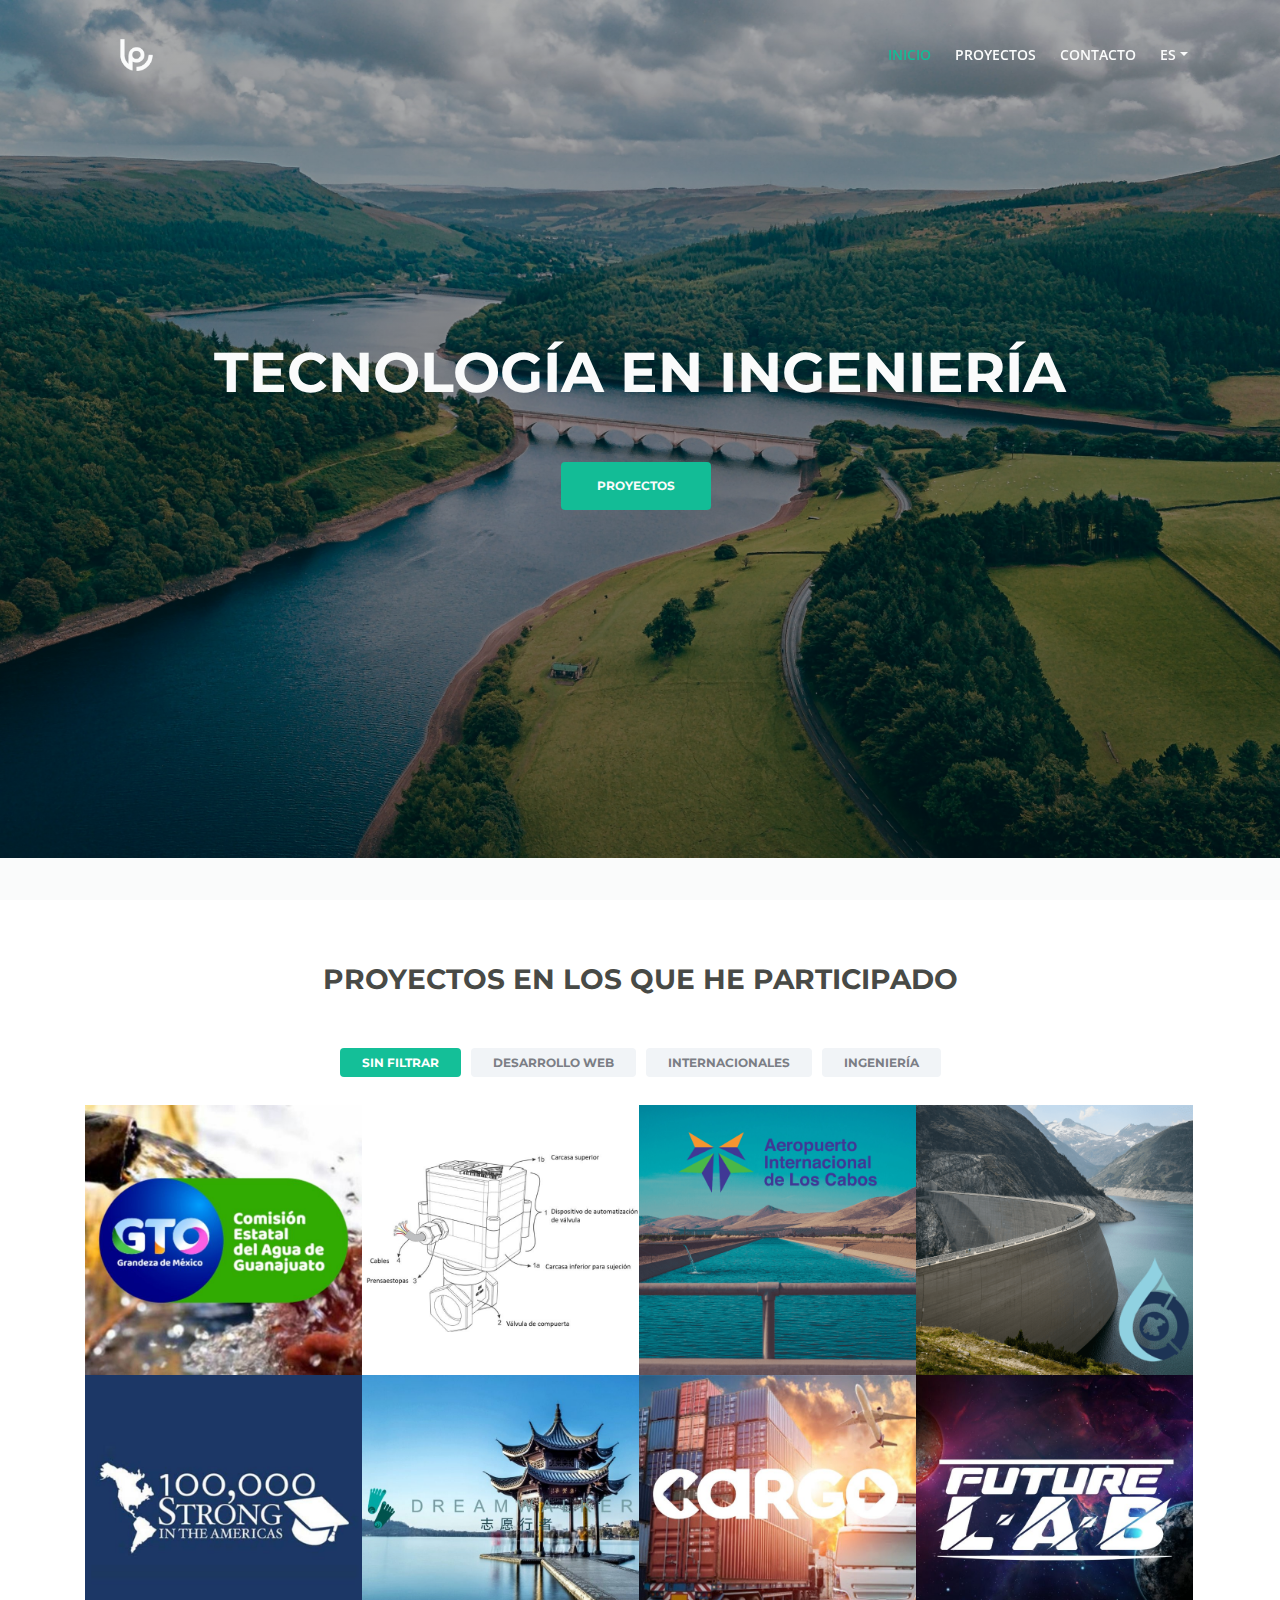
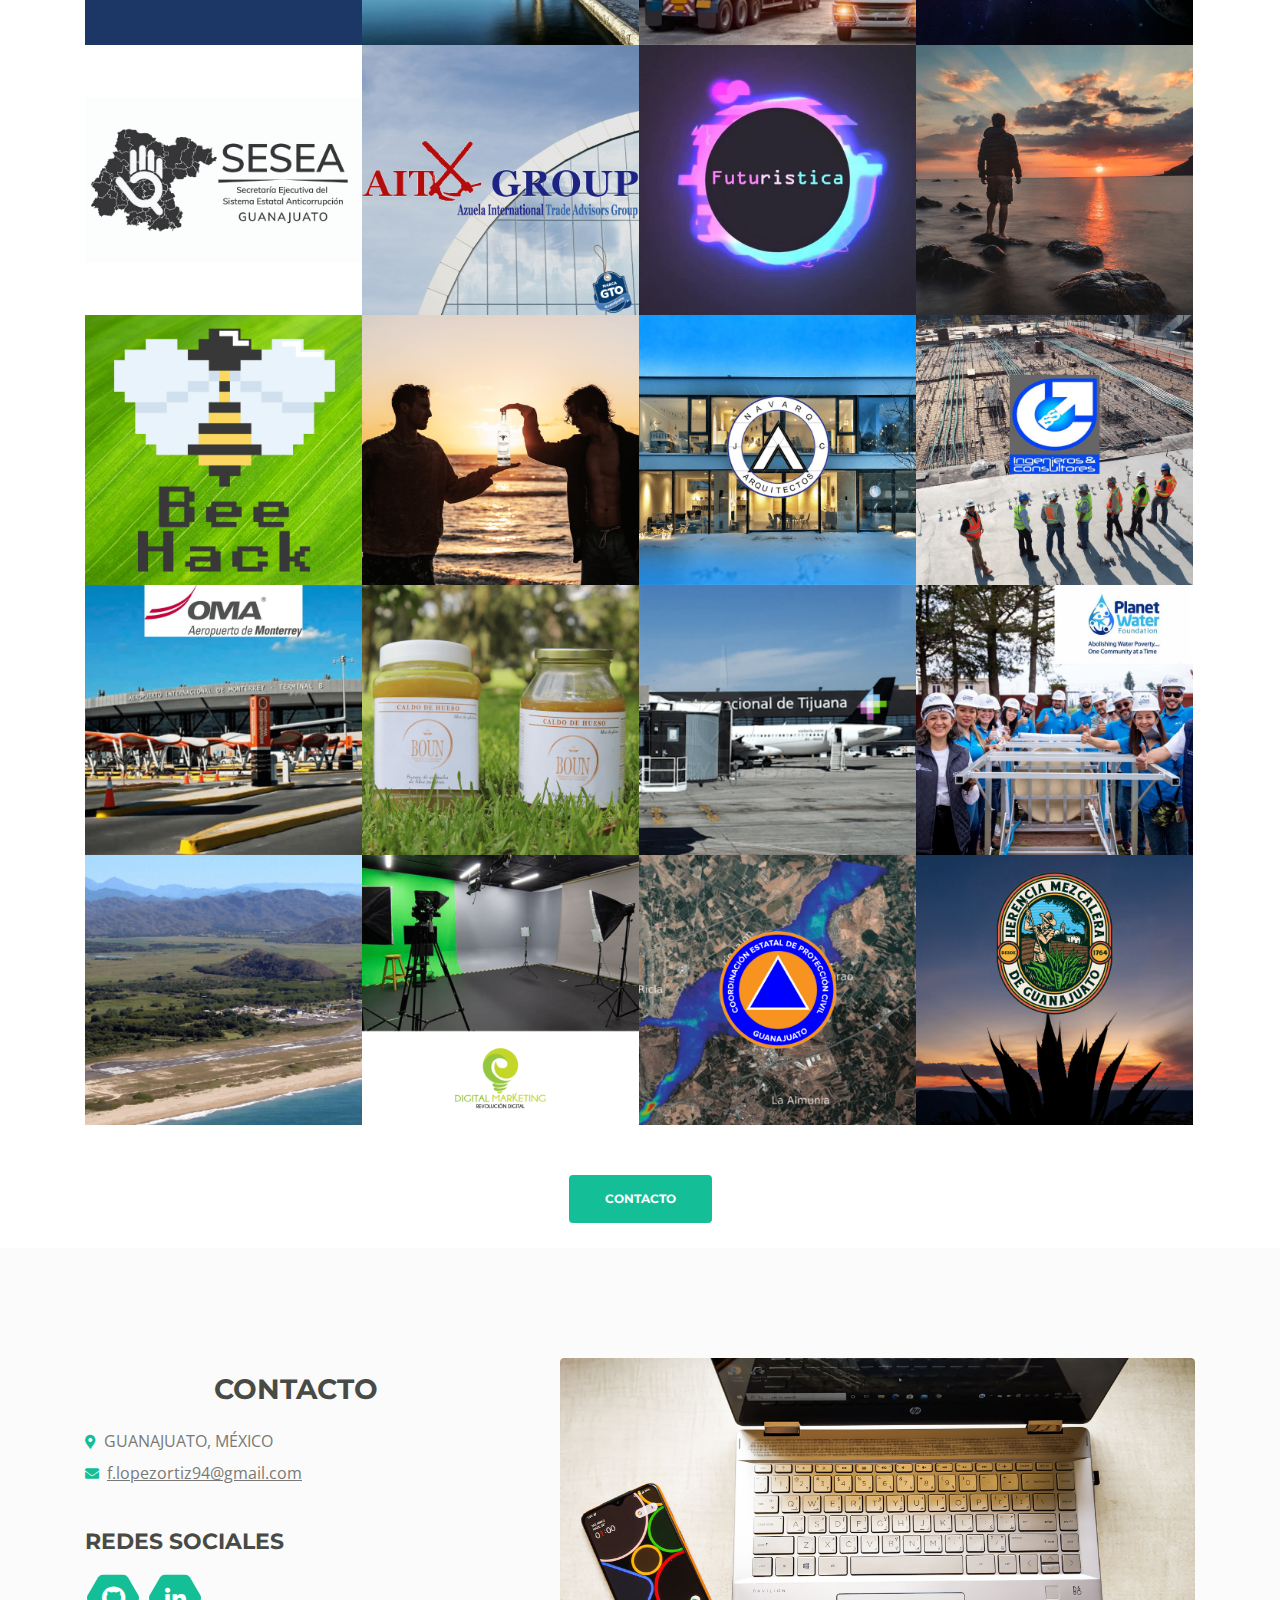
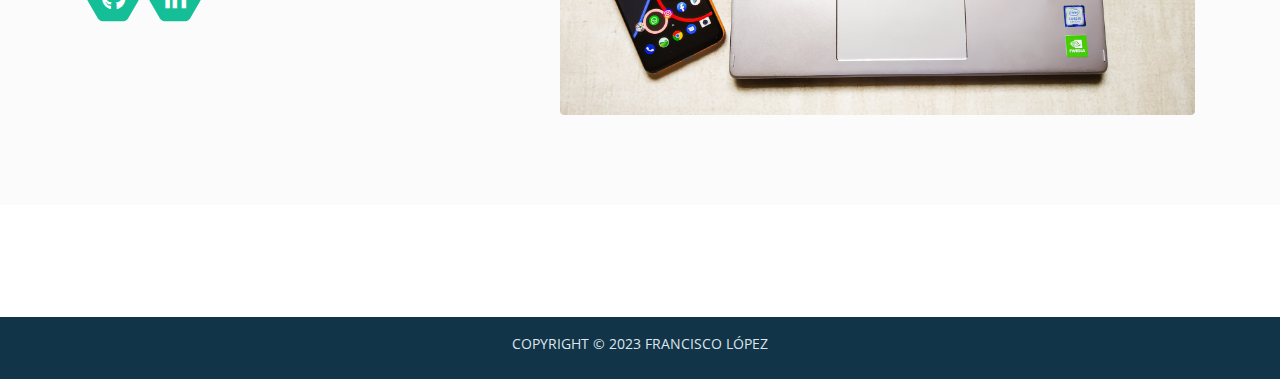
<file: index.html>
<!DOCTYPE html>
<html lang="es">
<head>

    <!-- SEO Meta Tags -->
    <meta charset="utf-8">
    <meta name="viewport" content="width=device-width, initial-scale=1, shrink-to-fit=no">
    <meta name="description" content=" Proyectos de agua | Proyectos tecnológicos ">
    <meta property="og:image" content="/assets/images/river.jpg" />
    <meta name="keywords" content="ingeniero, hidráulico, hydraulic, engineer, hidrología, frontend, developer, web, francisco, lopez, ortiz, desarrollador, proyectos de agua, agua, pluvial, drenaje, sanitario, water projects">
    <meta name="author" content="https://franciscolopez.github.io/">

    <!-- OG Meta Tags to improve the way the post looks when you share the page on LinkedIn, Facebook, Google+ -->
	<meta property="og:site_name" content="Francisco López" /> <!-- website name -->
	<meta property="og:site" content="https://franciscolopezortiz.github.io/" /> <!-- website link -->
	<meta property="og:title" content="Francisco López"/> <!-- title shown in the actual shared post -->
	<meta property="og:description" content=" Proyectos de agua | Proyectos tecnológicos " /> <!-- description shown in the actual shared post -->
	<meta property="og:image" content="assets/images/me.jpg" /> <!-- image link, make sure it's jpg -->
	<meta property="og:url" content="https://franciscolopezortiz.github.io/" /> <!-- where do you want your post to link to -->
	<meta property="og:type" content="article" />

    <!-- Website Title -->
    <title>Francisco López</title>
    
    <!-- Styles -->
    <link href="https://fonts.googleapis.com/css?family=Montserrat:500,700&display=swap&subset=latin-ext" rel="stylesheet">
    <link href="https://fonts.googleapis.com/css?family=Open+Sans:400,400i,600&display=swap&subset=latin-ext" rel="stylesheet">
    <link href="assets/css/bootstrap.css" rel="stylesheet">
    <link href="assets/css/fontawesome-all.css" rel="stylesheet">
    <link href="assets/css/swiper.css" rel="stylesheet">
	<link href="assets/css/magnific-popup.css" rel="stylesheet">
	<link href="assets/css/styles.css" rel="stylesheet">
    <!-- Whatsapp CSS -->
    <link rel="stylesheet" href="assets/css/whatsapp.css">
	
	<!-- Icon  -->
    <link rel="icon" href="assets/images/paco-lopez.png">

</head>



<body data-spy="scroll" data-target=".fixed-top">
    
    <!-- Preloader -->
	<div class="spinner-wrapper">
        <div class="spinner">
            <div class="bounce1"></div>
            <div class="bounce2"></div>
            <div class="bounce3"></div>
        </div>
    </div>
    <!-- end of preloader -->


    <!--<link rel="stylesheet">
    <a href="https://api.whatsapp.com/send?phone=+524773985005&text=Hola%20Francisco!%20Te%20contacto%20por%20medio%20de%20tu%20p%C3%A1gina%20web." class="float" target="_blank">
    <i class="fab fa-whatsapp fa-fw my-float"></i>
    </a>-->
    

    <!-- Navbar -->
    <nav class="navbar navbar-expand-md navbar-dark navbar-custom fixed-top">
        <!-- Text Logo - Use this if you don't have a graphic logo -->
        <!-- <a class="navbar-brand logo-text page-scroll" href="index.html">Aria</a> -->

        <!-- Image Logo -->
        <a class="navbar-brand logo-image" href="index.html"><img src="assets/images/icon.svg" alt="alternative"></a>
        
        <!-- Mobile Menu Toggle Button -->
        <button class="navbar-toggler" type="button" data-toggle="collapse" data-target="#navbarsExampleDefault" aria-controls="navbarsExampleDefault" aria-expanded="false" aria-label="Toggle navigation">
            <span class="navbar-toggler-awesome fas fa-bars"></span>
            <span class="navbar-toggler-awesome fas fa-times"></span>
        </button>
        <!-- end of mobile menu toggle button -->

        <div class="collapse navbar-collapse" id="navbarsExampleDefault">
            <ul class="navbar-nav ml-auto">
                <li class="nav-item">
                    <a class="nav-link page-scroll" href="#header">INICIO<span class="sr-only">(current)</span></a>
                </li>
                <li class="nav-item">
                    <a class="nav-link page-scroll" href="#projects">PROYECTOS</a>
                </li>
                <li class="nav-item">
                    <a class="nav-link page-scroll" href="#contact">CONTACTO</a>
                </li>

                <!-- Dropdown Menu -->          
                <li class="nav-item dropdown">
                    <a class="nav-link dropdown-toggle page-scroll" href="#" id="navbarDropdown" role="button" aria-haspopup="true" aria-expanded="false">ES</a>
                    <div class="dropdown-menu" aria-labelledby="navbarDropdown">
                        <a class="dropdown-item" href="en.html"><span class="item-text">EN</span></a>
                        <div class="dropdown-items-divide-hr"></div>
                    </div>
                </li>
                <!-- end of dropdown menu -->

            </ul>
        </div>
    </nav> <!-- end of navbar -->
    <!-- end of navbar -->


    <!-- Header -->
    <header id="header" class="header">
        <div class="header-content">
            <div class="container">
                <div class="row">
                    <div class="col-lg-12">
                        <div class="text-container">
                            <h1><span id="js-rotating">TECNOLOGÍA EN INGENIERÍA, DESARROLLO WEB, AUTOMATIZACIÓN DE PROCESOS</span></h1>
                            <br></br>
                            <a class="btn-solid-lg page-scroll" href="#projects">PROYECTOS</a>
                            <!-- <a class="btn-solid-lg page-scroll" href="assets/docs/Francisco_López_Ortiz_CV_2020.pdf">MI CURRÍCULUM VITAE</a><br> -->
                            <!--<img src="assets/images/gg.png" width="200" height="68" alt="alternative">-->
                        </div>
                    </div> <!-- end of col -->
                </div> <!-- end of row -->
            </div> <!-- end of container -->
        </div> <!-- end of header-content -->
    </header> <!-- end of header -->
    <!-- end of header -->


    <!-- Projects -->
    <div id="projects" class="filter">
        <div class="container">
            <div class="row">
                <div class="col-lg-12">
                    <h2>PROYECTOS EN LOS QUE HE PARTICIPADO</h2>
                </div> <!-- end of col -->
            </div> <!-- end of row -->
            <div class="row">
                <div class="col-lg-12">
                    <!-- Filter -->
                    <div class="button-group filters-button-group">
                        <a class="button is-checked" data-filter="*"><span>SIN FILTRAR</span></a>
                        <a class="button" data-filter=".development"><span>DESARROLLO WEB</span></a>
                        <a class="button" data-filter=".international"><span>INTERNACIONALES</span></a>
                        <a class="button" data-filter=".hydraulic"><span>INGENIERÍA</span></a>
                    </div> <!-- end of button group -->
                    <div class="grid">
                        <div class="element-item hydraulic">
                            <a href="http://agua.guanajuato.gob.mx/" target="_blank"><div class="element-item-overlay"><span>REVISIÓN DE PROYECTOS DE AGUA POTABLE</span></div><img src="assets/images/ceag.jpg" alt="alternative"></a>
                        </div>
                        <div class="element-item hydraulic">
                            <a href="http://www.jovenesenlaciencia.ugto.mx/index.php/jovenesenlaciencia/article/view/2735" target="_blank"><div class="element-item-overlay"><span>AUTOMATIZACIÓN DE VÁLVULA DE COMPUERTA</span></div><img src="assets/images/valve.jpg" alt="alternative"></a>
                        </div>
                        <div class="element-item hydraulic">
                            <a href="assets/docs/sjd.png" target="_blank"><div class="element-item-overlay"><span>CONSTRUCCIÓN DE CANAL EN AEROPUERTO SJD</span></div><img src="assets/images/sjd.png" alt="alternative"></a>
                        </div>
                        <div class="element-item hydraulic development">
                            <a href="https://colegioagua.com/" target="_blank"><div class="element-item-overlay"><span>COLEGIO DE INGENIEROS DEL AGUA DE GUANAJUATO, A.C.</span></div><img src="assets/images/ciag.png" alt="alternative"></a>
                        </div>

                        <div class="element-item international">
                            <a href="http://www.100kstrongamericas.org/" target="_blank"><div class="element-item-overlay"><span>10,000 STRONGS IN THE AMERICAS</span></div><img src="assets/images/100k.jpg" alt="alternative"></a>
                        </div>
                        <div class="element-item international">
                            <a href="http://www.dwchina.org/" target="_blank"><div class="element-item-overlay"><span>DREAM WALKER CHINA</span></div><img src="assets/images/dwc.jpg" alt="alternative"></a>
                        </div>

                        <div class="element-item development">
                            <a href="http://cargo-flask.herokuapp.com/" target="_blank"><div class="element-item-overlay"><span>COFOCE CARGO</span></div><img src="assets/images/cargo.jpg" alt="alternative"></a>
                        </div>
                        <div class="element-item development">
                            <a href="https://futurelab.mx/" target="_blank"><div class="element-item-overlay"><span>FUTURE LAB</span></div><img src="assets/images/futurelab.jpg" alt="alternative"></a>
                        </div>
                        <div class="element-item development">
                            <a href="https://seseaguanajuato.org/" target="_blank"><div class="element-item-overlay"><span>SESEA</span></div><img src="assets/images/sesea.png" alt="alternative"></a>
                        </div>
                        <div class="element-item development">
                            <a href="http://azuelagroup.com/" target="_blank"><div class="element-item-overlay"><span>AITA GROUP</span></div><img src="assets/images/azuela.png" alt="alternative"></a>
                        </div>
                        <div class="element-item development">
                            <a href="https://futuristica.github.io/" target="_blank"><div class="element-item-overlay"><span>FUTURISTICA</span></div><img src="assets/images/futuristica.jpg" alt="alternative"></a>
                        </div>
                        <div class="element-item development">
                            <a href="https://raulgonzalezm.github.io/" target="_blank"><div class="element-item-overlay"><span>RAÚL GONZÁLEZ ONLINE CV</span></div><img src="assets/images/raul.png" alt="alternative"></a>
                        </div>
                        <div class="element-item development">
                            <a href="https://beehack.ugto.mx/" target="_blank"><div class="element-item-overlay"><span>BEE HACK</span></div><img src="assets/images/bee.png" alt="alternative"></a>
                        </div>
                        <div class="element-item development">
                            <a href="https://www.mezcaleslascolonias.com.mx/" target="_blank"><div class="element-item-overlay"><span>MEZCALES LAS COLONIAS</span></div><img src="assets/images/colonias.png" alt="alternative"></a>
                        </div>
                        <div class="element-item development">
                            <a href="https://navarqarquitectos.github.io/" target="_blank"><div class="element-item-overlay"><span>NAVARQ ARQUITECTOS</span></div><img src="assets/images/navarq.png" alt="alternative"></a>
                        </div>
                        <div class="element-item development">
                            <a href="https://iss-ic.github.io/" target="_blank"><div class="element-item-overlay"><span>ISS INGENIEROS & CONSULTORES</span></div><img src="assets/images/iss.png" alt="alternative"></a>
                        </div>
                        <div class="element-item hydraulic">
                            <a href="assets/docs/mty.png" target="_blank"><div class="element-item-overlay"><span>CONSTRUCCIÓN DE ESTACIONAMIENTO B2 MYT</span></div><img src="assets/images/mty.png" alt="alternative"></a>
                        </div>
                        <div class="element-item development">
                            <a href="https://caldodehuesoboun.com/" target="_blank"><div class="element-item-overlay"><span>CALDO DE HUESO BOUN</span></div><img src="assets/images/caldo.png" alt="alternative"></a>
                        </div>
                        <div class="element-item hydraulic">
                            <a href="assets/docs/tij.jpg" target="_blank"><div class="element-item-overlay"><span>INGENIERÍA PLUVIAL EN AMPLIACIÓN DE PLATAFORMA DE AVG y AVC AEROPUERTO DE TIJ</span></div><img src="assets/images/tij.png" alt="alternative"></a>
                        </div>
                        <div class="element-item hydraulic">
                            <a href="https://planet-water.org/" target="_blank"><div class="element-item-overlay"><span>PLANET WATER FOUNDATION </span></div><img src="assets/images/pwf.jpg" alt="alternative"></a>
                        </div>
                        <div class="element-item hydraulic">
                            <a href="https://www.aeropuertosgap.com.mx/es/manzanillo.html" target="_blank"><div class="element-item-overlay"><span>REHABILITACIÓN DE PISTA AEROPUERTO ZLO</span></div><img src="assets/images/zlo.png" alt="alternative"></a>
                        </div>    
                        <div class="element-item development">
                            <a href="https://digitalmarketing.org.mx/" target="_blank"><div class="element-item-overlay"><span>DIGITAL MARKETING GDL</span></div><img src="assets/images/dm.png" alt="alternative"></a>
                        </div> 
                        <div class="element-item hydraulic">
                            <a href="https://seguridad.guanajuato.gob.mx/proteccion-civil/" target="_blank"><div class="element-item-overlay"><span>SIMULACIÓN E INSPECCIÓN DE INUNDACIONES CEPC GTO</span></div><img src="assets/images/cepc.png" alt="alternative"></a>
                        </div>
                        <div class="element-item development">
                            <a href="#"><div class="element-item-overlay"><span>HERENCIA MEZCALERA DE GUANAJUATO, A.C.</span></div><img src="assets/images/hm.png" alt="alternative"></a>
                        </div>
                    </div> <!-- end of grid -->
                    <br></br>
                            <div align="center"><a class="btn-solid-lg page-scroll" href="#contact">CONTACTO</a>
                    <br></br>
                </div> <!-- end of col -->
            </div> <!-- end of row -->
        </div> <!-- end of container -->
    </div> <!-- end of filter -->
    <!-- end of projects -->


   <!-- Contact -->
    <div id="contact" class="form-2">
        <div class="container">
            <div class="row">
                <div class="col-lg-5">
                    <div class="text-container">
                        <h2>CONTACTO</h2>
                        <ul class="list-unstyled li-space-lg">
                            <li class="address"><i class="fas fa-map-marker-alt"></i>GUANAJUATO, MÉXICO</li>
                            <li><i class="fas fa-envelope"></i><a href="mailto:f.lopezortiz94@gmail.com">f.lopezortiz94@gmail.com</a>
                             <!--<li><i class="fas fa-cart-plus"></i><a href="paquetes.html">PAQUETES DE DESARROLLO WEB</a>-->
                        </ul>
                        <h3>REDES SOCIALES</h3>
                        <!-- <span class="fa-stack">
                            <a href="https://api.whatsapp.com/send?phone=+524778160928&text=Hola%20Francisco!%20Te%20contacto%20por%20medio%20de%20tu%20p%C3%A1gina%20web..." target="_blank">
                                <span class="hexagon"></span>
                                <i class="fab fa-whatsapp fa-stack-1x"></i>
                            </a>
                        </span>
                        <span class="fa-stack">
                            <a href="https://t.me/francisco_loport" target="_blank">
                                <span class="hexagon"></span>
                                <i class="fab fa-telegram fa-stack-1x"></i>
                            </a>
                        </span>-->
                        <span class="fa-stack">
                            <a href="https://github.com/franciscolopezortiz" target="_blank">
                                <span class="hexagon"></span>
                                <i class="fab fa-github fa-stack-1x"></i>
                            </a>
                        </span>
                        <span class="fa-stack">
                            <a href="https://www.linkedin.com/in/francisco-lopez-me/" target="_blank">
                                <span class="hexagon"></span>
                                <i class="fab fa-linkedin-in fa-stack-1x"></i>
                            </a>
                        </span>
                        <span class="fa-stack">
                        </span>
                    </div> <!-- end of text-container -->
                </div> <!-- end of col -->
                <div class="col-lg-7">
                    <div class="image-container">
                        <img class="img-fluid" src="assets/images/cc.jpg" alt="alternative">
                    </div> <!-- end of image-container -->
                </div> <!-- end of col -->
                </div>
            </div> <!-- end of row -->
        </div> <!-- end of container -->
    </div> <!-- end of form-2 -->
    <!-- end of contact -->


        <!-- About -->
    <!--<div id="about" class="counter">
        <div class="container">
            <div align="center"><img class="img-fluid" src="assets/images/wechat.jpg" width="150" height="150" alt="alternative"></div>
        </div>--> <!-- end of container -->
    <!--</div>--> <!-- end of counter -->
    <!-- end of about -->


    <!-- Copyright -->
    <div class="copyright">
        <div class="container">
            <div class="row">
                <div class="col-lg-12">
                    <p class="p-small">COPYRIGHT © 2023 <a href="#">FRANCISCO LÓPEZ</a></p>
                </div> <!-- end of col -->
            </div> <!-- enf of row -->
        </div> <!-- end of container -->
    </div> <!-- end of copyright --> 
    <!-- end of copyright -->
    
    	
    <!-- Scripts -->
    <script src="assets/js/jquery.min.js"></script> <!-- jQuery for Bootstrap's JavaScript plugins -->
    <script src="assets/js/popper.min.js"></script> <!-- Popper tooltip library for Bootstrap -->
    <script src="assets/js/bootstrap.min.js"></script> <!-- Bootstrap framework -->
    <script src="assets/js/jquery.easing.min.js"></script> <!-- jQuery Easing for smooth scrolling between anchors -->
    <script src="assets/js/swiper.min.js"></script> <!-- Swiper for image and text sliders -->
    <script src="assets/js/jquery.magnific-popup.js"></script> <!-- Magnific Popup for lightboxes -->
    <script src="assets/js/morphext.min.js"></script> <!-- Morphtext rotating text in the header -->
    <script src="assets/js/isotope.pkgd.min.js"></script> <!-- Isotope for filter -->
    <script src="assets/js/validator.min.js"></script> <!-- Validator.js - Bootstrap plugin that validates forms -->
    <script src="assets/js/scripts.js"></script> <!-- Custom scripts -->
</body>
</html>
</file>
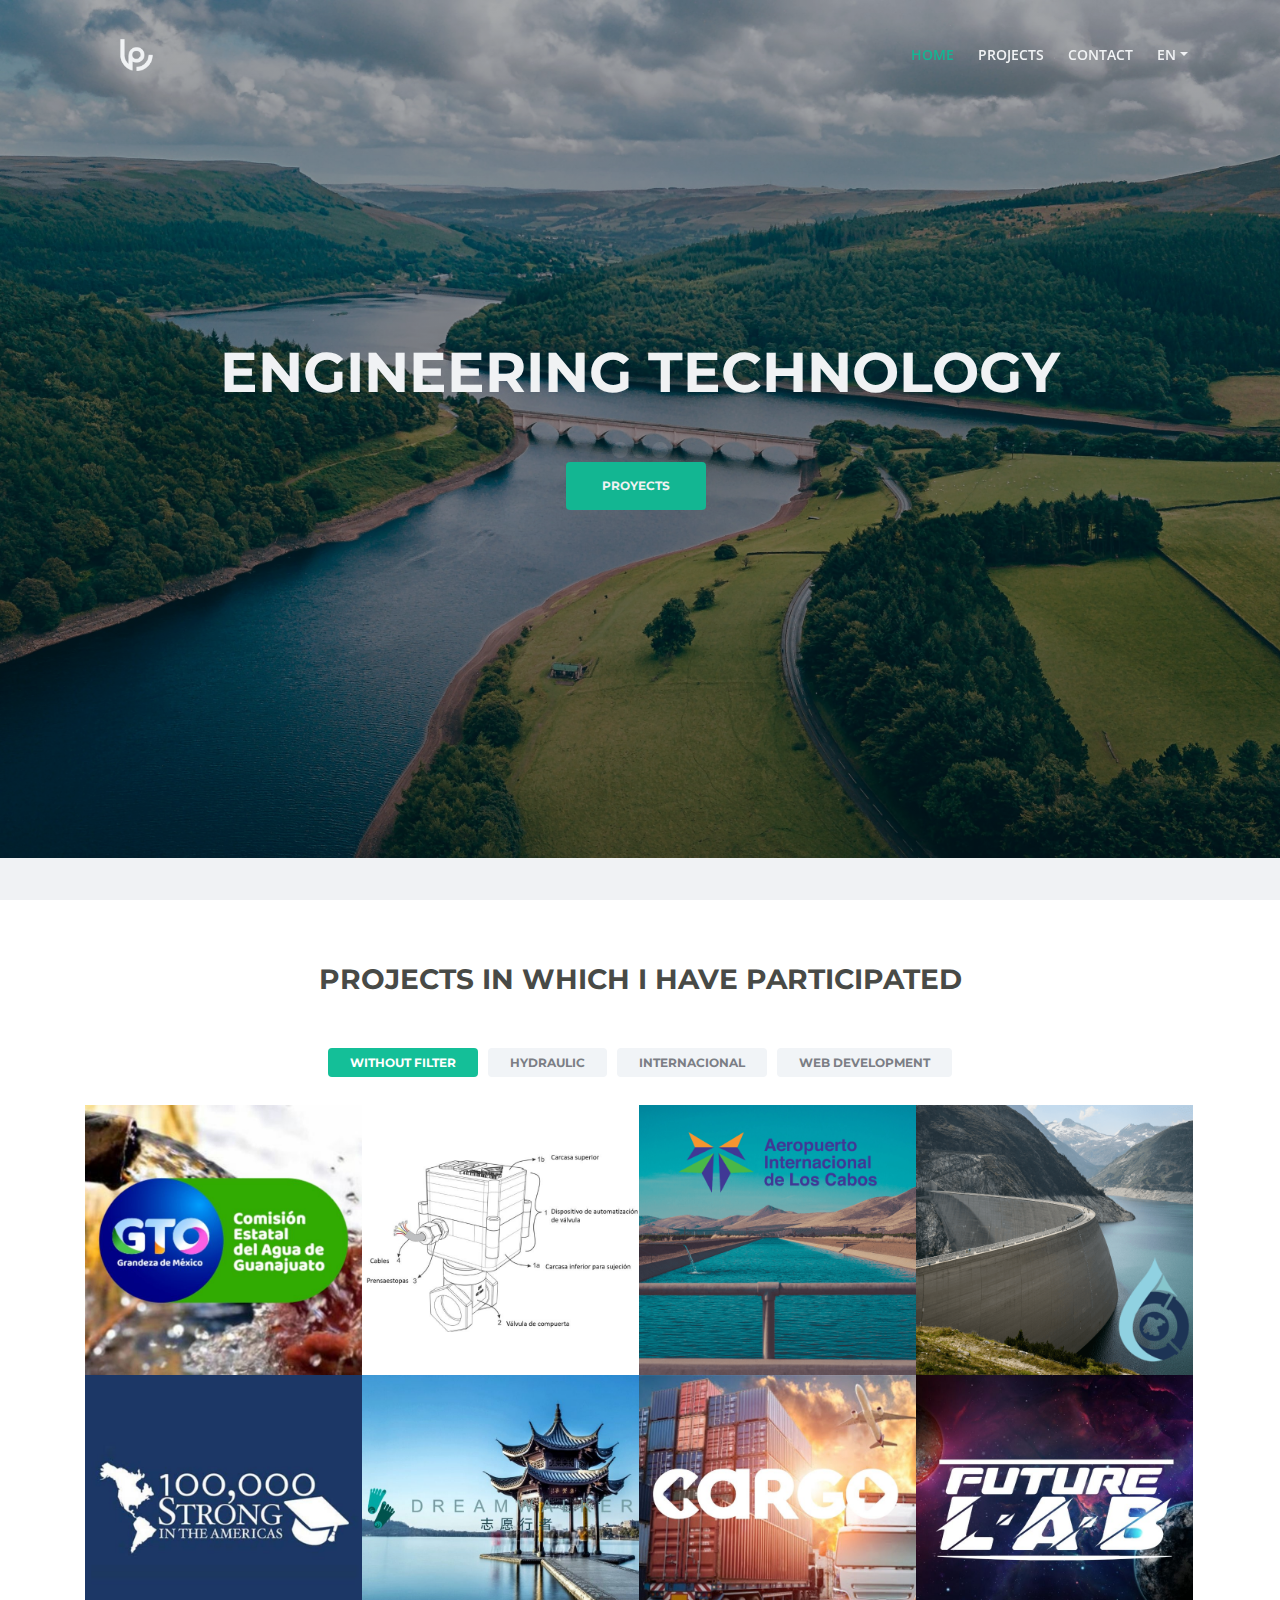
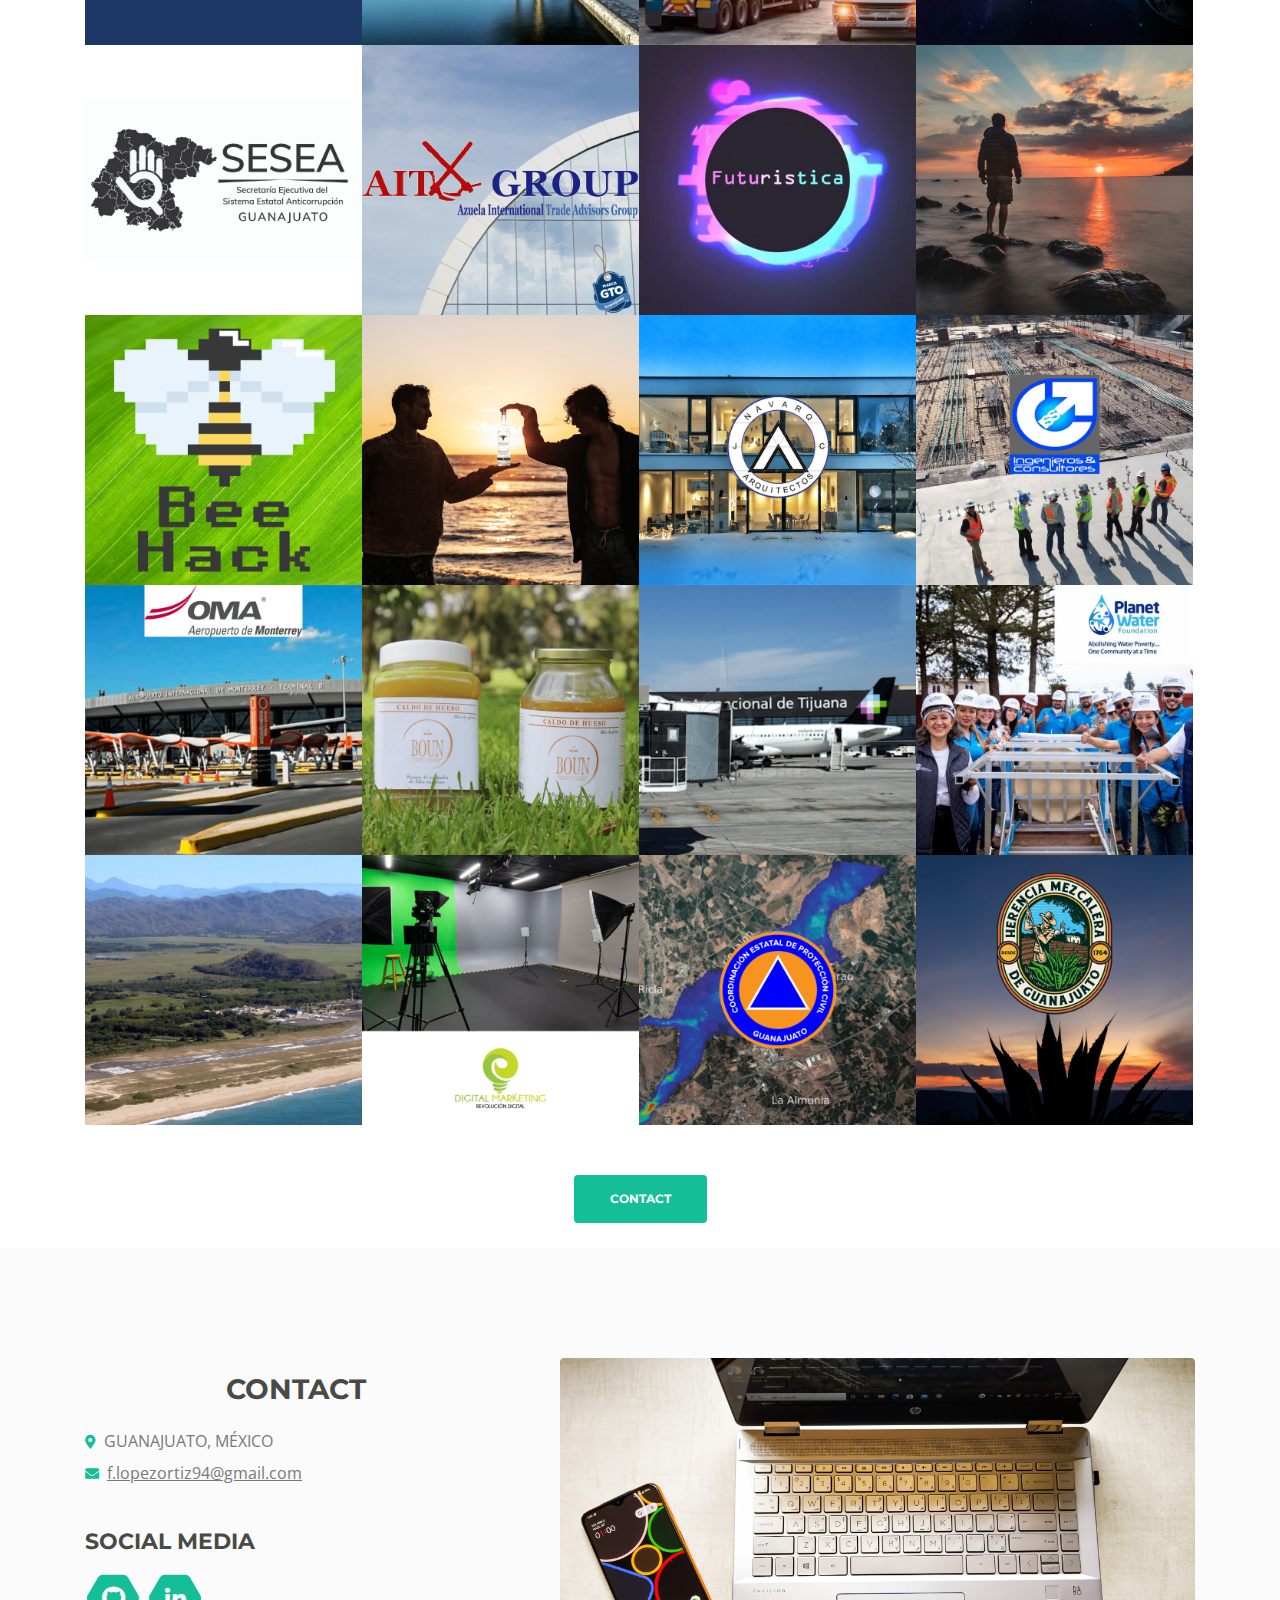
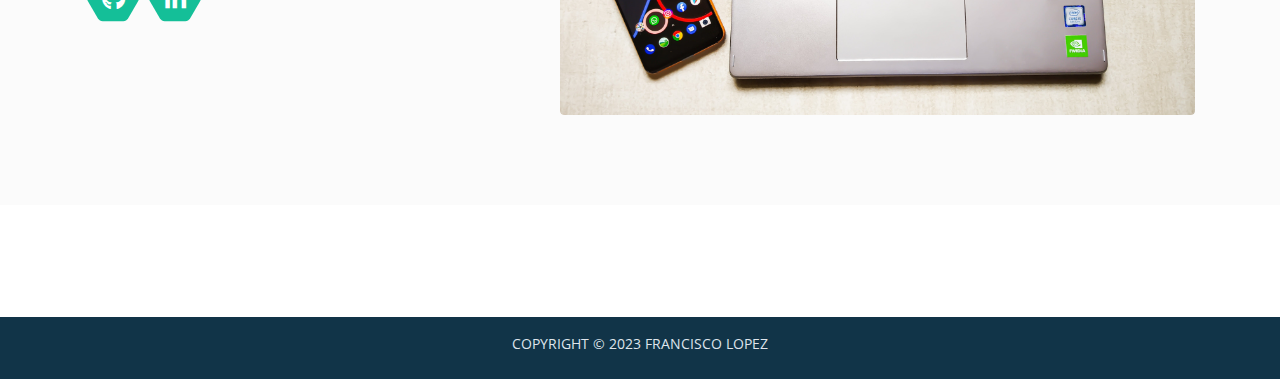
<file: en.html>
<!DOCTYPE html>
<html lang="en">
<head>

    <!-- SEO Meta Tags -->
    <meta charset="utf-8">
    <meta name="viewport" content="width=device-width, initial-scale=1, shrink-to-fit=no">
    <meta name="description" content=" Water projects | Technological projects ">
    <meta property="og:image" content="/assets/images/river.jpg" />
    <meta name="keywords" content="ingeniero, hidráulico, hydraulic, engineer, hidrología, frontend, developer, web, francisco, lopez, ortiz, desarrollador, water, rainwater, freshwater, drainwater">
    <meta name="author" content="https://franciscolopez.github.io/">

    <!-- OG Meta Tags to improve the way the post looks when you share the page on LinkedIn, Facebook, Google+ -->
	<meta property="og:site_name" content="Francisco Lopez" /> <!-- website name -->
	<meta property="og:site" content="https://franciscolopezortiz.github.io/" /> <!-- website link -->
	<meta property="og:title" content="Francisco Lopez"/> <!-- title shown in the actual shared post -->
	<meta property="og:description" content=" Water projects | Technological projects " /> <!-- description shown in the actual shared post -->
	<meta property="og:image" content="assets/images/me.jpg" /> <!-- image link, make sure it's jpg -->
	<meta property="og:url" content="https://franciscolopezortiz.github.io/" /> <!-- where do you want your post to link to -->
	<meta property="og:type" content="article" />

    <!-- Website Title -->
    <title>Francisco Lopez</title>
    
    <!-- Styles -->
    <link href="https://fonts.googleapis.com/css?family=Montserrat:500,700&display=swap&subset=latin-ext" rel="stylesheet">
    <link href="https://fonts.googleapis.com/css?family=Open+Sans:400,400i,600&display=swap&subset=latin-ext" rel="stylesheet">
    <link href="assets/css/bootstrap.css" rel="stylesheet">
    <link href="assets/css/fontawesome-all.css" rel="stylesheet">
    <link href="assets/css/swiper.css" rel="stylesheet">
	<link href="assets/css/magnific-popup.css" rel="stylesheet">
	<link href="assets/css/styles.css" rel="stylesheet">
    <!-- Whatsapp CSS -->
    <link rel="stylesheet" href="assets/css/whatsapp.css">
	
	<!-- Icon  -->
    <link rel="icon" href="assets/images/paco-lopez.png">

</head>



<body data-spy="scroll" data-target=".fixed-top">
    
    <!-- Preloader -->
	<div class="spinner-wrapper">
        <div class="spinner">
            <div class="bounce1"></div>
            <div class="bounce2"></div>
            <div class="bounce3"></div>
        </div>
    </div>
    <!-- end of preloader -->


    <!--<link rel="stylesheet">
    <a href="https://api.whatsapp.com/send?phone=+524773985005&text=Hola%20Francisco!%20Te%20contacto%20por%20medio%20de%20tu%20p%C3%A1gina%20web." class="float" target="_blank">
    <i class="fab fa-whatsapp fa-fw my-float"></i>
    </a>-->
    

    <!-- Navbar -->
    <nav class="navbar navbar-expand-md navbar-dark navbar-custom fixed-top">
        <!-- Text Logo - Use this if you don't have a graphic logo -->
        <!-- <a class="navbar-brand logo-text page-scroll" href="index.html">Aria</a> -->

        <!-- Image Logo -->
        <a class="navbar-brand logo-image" href="index.html"><img src="assets/images/icon.svg" alt="alternative"></a>
        
        <!-- Mobile Menu Toggle Button -->
        <button class="navbar-toggler" type="button" data-toggle="collapse" data-target="#navbarsExampleDefault" aria-controls="navbarsExampleDefault" aria-expanded="false" aria-label="Toggle navigation">
            <span class="navbar-toggler-awesome fas fa-bars"></span>
            <span class="navbar-toggler-awesome fas fa-times"></span>
        </button>
        <!-- end of mobile menu toggle button -->

        <div class="collapse navbar-collapse" id="navbarsExampleDefault">
            <ul class="navbar-nav ml-auto">
                <li class="nav-item">
                    <a class="nav-link page-scroll" href="#header">HOME<span class="sr-only">(current)</span></a>
                </li>
                <li class="nav-item">
                    <a class="nav-link page-scroll" href="#projects">PROJECTS</a>
                </li>
                <li class="nav-item">
                    <a class="nav-link page-scroll" href="#contact">CONTACT</a>
                </li>

                <!-- Dropdown Menu -->          
                <li class="nav-item dropdown">
                    <a class="nav-link dropdown-toggle page-scroll" href="#" id="navbarDropdown" role="button" aria-haspopup="true" aria-expanded="false">EN</a>
                    <div class="dropdown-menu" aria-labelledby="navbarDropdown">
                        <a class="dropdown-item" href="index.html"><span class="item-text">ES</span></a>
                        <div class="dropdown-items-divide-hr"></div>
                    </div>
                </li>
                <!-- end of dropdown menu -->

            </ul>
        </div>
    </nav> <!-- end of navbar -->
    <!-- end of navbar -->


    <!-- Header -->
    <header id="header" class="header">
        <div class="header-content">
            <div class="container">
                <div class="row">
                    <div class="col-lg-12">
                        <div class="text-container">
                            <h1><span id="js-rotating">ENGINEERING TECHNOLOGY, WEB DEVELOPMENT, PROCESS AUTOMATION</span></h1>
                            <br></br>
                            <a class="btn-solid-lg page-scroll" href="#projects">PROYECTS</a>
                            <!-- <a class="btn-solid-lg page-scroll" href="assets/docs/Francisco_López_Ortiz_CV_2020.pdf">MI CURRÍCULUM VITAE</a><br> -->
                            <!--<img src="assets/images/gg.png" width="200" height="68" alt="alternative">-->
                        </div>
                    </div> <!-- end of col -->
                </div> <!-- end of row -->
            </div> <!-- end of container -->
        </div> <!-- end of header-content -->
    </header> <!-- end of header -->
    <!-- end of header -->


    <!-- Projects -->
    <div id="projects" class="filter">
        <div class="container">
            <div class="row">
                <div class="col-lg-12">
                    <h2>PROJECTS IN WHICH I HAVE PARTICIPATED</h2>
                </div> <!-- end of col -->
            </div> <!-- end of row -->
            <div class="row">
                <div class="col-lg-12">
                    <!-- Filter -->
                    <div class="button-group filters-button-group">
                        <a class="button is-checked" data-filter="*"><span>WITHOUT FILTER</span></a>
                        <a class="button" data-filter=".hydraulic"><span>HYDRAULIC</span></a>
                        <a class="button" data-filter=".international"><span>INTERNACIONAL</span></a>
                        <a class="button" data-filter=".development"><span>WEB DEVELOPMENT</span></a>
                    </div> <!-- end of button group -->
                    <div class="grid">
                        <div class="element-item hydraulic">
                            <a href="http://agua.guanajuato.gob.mx/" target="_blank"><div class="element-item-overlay"><span>Review of drinking water projects</span></div><img src="assets/images/ceag.jpg" alt="alternative"></a>
                        </div>
                        <div class="element-item hydraulic">
                            <a href="http://www.jovenesenlaciencia.ugto.mx/index.php/jovenesenlaciencia/article/view/2735" target="_blank"><div class="element-item-overlay"><span>GATE VALVE AUTOMATION</span></div><img src="assets/images/valve.jpg" alt="alternative"></a>
                        </div>
                        <div class="element-item hydraulic">
                            <a href="assets/docs/sjd.png" target="_blank"><div class="element-item-overlay"><span>RAIN CHANNEL CONSTRUCTION SUPERVISION AT SJD AIRPORT</span></div><img src="assets/images/sjd.png" alt="alternative"></a>
                        </div>
                        <div class="element-item hydraulic development">
                            <a href="https://ciaguanajuato.github.io/" target="_blank"><div class="element-item-overlay"><span>COLEGIO DE INGENIEROS DEL AGUA DE GUANAJUATO, A.C.</span></div><img src="assets/images/ciag.png" alt="alternative"></a>
                        </div>

                        <div class="element-item international">
                            <a href="http://www.100kstrongamericas.org/" target="_blank"><div class="element-item-overlay"><span>10,000 STRONGS IN THE AMERICAS</span></div><img src="assets/images/100k.jpg" alt="alternative"></a>
                        </div>
                        <div class="element-item international">
                            <a href="http://www.dwchina.org/" target="_blank"><div class="element-item-overlay"><span>DREAM WALKER CHINA</span></div><img src="assets/images/dwc.jpg" alt="alternative"></a>
                        </div>

                        <div class="element-item development">
                            <a href="http://cargo-flask.herokuapp.com/" target="_blank"><div class="element-item-overlay"><span>COFOCE CARGO</span></div><img src="assets/images/cargo.jpg" alt="alternative"></a>
                        </div>
                        <div class="element-item development">
                            <a href="https://futurelab.mx/" target="_blank"><div class="element-item-overlay"><span>FUTURE LAB</span></div><img src="assets/images/futurelab.jpg" alt="alternative"></a>
                        </div>
                        <div class="element-item development">
                            <a href="https://seseaguanajuato.org/" target="_blank"><div class="element-item-overlay"><span>SESEA</span></div><img src="assets/images/sesea.png" alt="alternative"></a>
                        </div>
                        <div class="element-item development">
                            <a href="http://azuelagroup.com/" target="_blank"><div class="element-item-overlay"><span>AITA GROUP</span></div><img src="assets/images/azuela.png" alt="alternative"></a>
                        </div>
                        <div class="element-item development">
                            <a href="https://futuristica.github.io/" target="_blank"><div class="element-item-overlay"><span>FUTURISTICA</span></div><img src="assets/images/futuristica.jpg" alt="alternative"></a>
                        </div>
                        <div class="element-item development">
                            <a href="https://raulgonzalezm.github.io/" target="_blank"><div class="element-item-overlay"><span>RAÚL GONZÁLEZ ONLINE CV</span></div><img src="assets/images/raul.png" alt="alternative"></a>
                        </div>
                        <div class="element-item development">
                            <a href="https://beehack.ugto.mx/" target="_blank"><div class="element-item-overlay"><span>BEE HACK</span></div><img src="assets/images/bee.png" alt="alternative"></a>
                        </div>
                        <div class="element-item development">
                            <a href="https://www.mezcaleslascolonias.com.mx/" target="_blank"><div class="element-item-overlay"><span>MEZCALES LAS COLONIAS</span></div><img src="assets/images/colonias.png" alt="alternative"></a>
                        </div>
                        <div class="element-item development">
                            <a href="https://navarqarquitectos.github.io/" target="_blank"><div class="element-item-overlay"><span>NAVARQ ARQUITECTOS</span></div><img src="assets/images/navarq.png" alt="alternative"></a>
                        </div>
                        <div class="element-item development">
                            <a href="https://iss-ic.github.io/" target="_blank"><div class="element-item-overlay"><span>ISS INGENIEROS & CONSULTORES</span></div><img src="assets/images/iss.png" alt="alternative"></a>
                        </div>
                        <div class="element-item hydraulic">
                            <a href="assets/docs/mty.png" target="_blank"><div class="element-item-overlay"><span>PARKING CONSTRUCTION SUPERVISION B2 MYT</span></div><img src="assets/images/mty.png" alt="alternative"></a>
                        </div>
                        <div class="element-item development">
                            <a href="https://caldodehuesoboun.com/" target="_blank"><div class="element-item-overlay"><span>CALDO DE HUESO BOUN</span></div><img src="assets/images/caldo.png" alt="alternative"></a>
                        </div>
                        <div class="element-item hydraulic">
                            <a href="assets/docs/tij.jpg" target="_blank"><div class="element-item-overlay"><span>RAINFALL DESIGN FOR THE EXPANSION OF THE COMMERCIAL AND GENERAL AVIATION PLATFORM TIJ</span></div><img src="assets/images/tij.png" alt="alternative"></a>
                        </div>
                        <div class="element-item hydraulic">
                            <a href="https://planet-water.org/" target="_blank"><div class="element-item-overlay"><span>PLANET WATER FOUNDATION</span></div><img src="assets/images/pwf.jpg" alt="alternative"></a>
                        </div>
                        <div class="element-item hydraulic">
                            <a href="https://www.aeropuertosgap.com.mx/es/manzanillo.html" target="_blank"><div class="element-item-overlay"><span>ZLO AIRPORT RUNWAY REHABILITATION</span></div><img src="assets/images/zlo.png" alt="alternative"></a>
                        </div>    
                        <div class="element-item development">
                            <a href="https://digitalmarketing.org.mx/" target="_blank"><div class="element-item-overlay"><span>DIGITAL MARKETING GDL</span></div><img src="assets/images/dm.png" alt="alternative"></a>
                        </div> 
                        <div class="element-item hydraulic">
                            <a href="https://seguridad.guanajuato.gob.mx/proteccion-civil/" target="_blank"><div class="element-item-overlay"><span>FLOOD SIMULATION AND INSPECTION CEPC GTO</span></div><img src="assets/images/cepc.png" alt="alternative"></a>
                        </div>
                        <div class="element-item development">
                            <a href="#"><div class="element-item-overlay"><span>HERENCIA MEZCALERA DE GUANAJUATO, A.C.</span></div><img src="assets/images/hm.png" alt="alternative"></a>
                        </div>
                    </div> <!-- end of grid -->
                    <br></br>
                            <div align="center"><a class="btn-solid-lg page-scroll" href="#contact">CONTACT</a>
                    <br></br>
                </div> <!-- end of col -->
            </div> <!-- end of row -->
        </div> <!-- end of container -->
    </div> <!-- end of filter -->
    <!-- end of projects -->


   <!-- Contact -->
    <div id="contact" class="form-2">
        <div class="container">
            <div class="row">
                <div class="col-lg-5">
                    <div class="text-container">
                        <h2>CONTACT</h2>
                        <ul class="list-unstyled li-space-lg">
                            <li class="address"><i class="fas fa-map-marker-alt"></i>GUANAJUATO, MÉXICO</li>
                            <li><i class="fas fa-envelope"></i><a href="mailto:f.lopezortiz94@gmail.com">f.lopezortiz94@gmail.com</a>
                        </ul>
                        <h3>SOCIAL MEDIA</h3>
                        <!-- <span class="fa-stack">
                            <a href="https://api.whatsapp.com/send?phone=+524778160928&text=Hola%20Francisco!%20Te%20contacto%20por%20medio%20de%20tu%20p%C3%A1gina%20web..." target="_blank">
                                <span class="hexagon"></span>
                                <i class="fab fa-whatsapp fa-stack-1x"></i>
                            </a>
                        </span>
                        <span class="fa-stack">
                            <a href="https://t.me/francisco_loport" target="_blank">
                                <span class="hexagon"></span>
                                <i class="fab fa-telegram fa-stack-1x"></i>
                            </a>
                        </span>-->
                        <span class="fa-stack">
                            <a href="https://github.com/franciscolopezortiz" target="_blank">
                                <span class="hexagon"></span>
                                <i class="fab fa-github fa-stack-1x"></i>
                            </a>
                        </span>
                        <span class="fa-stack">
                            <a href="https://www.linkedin.com/in/francisco-lopez-me/" target="_blank">
                                <span class="hexagon"></span>
                                <i class="fab fa-linkedin-in fa-stack-1x"></i>
                            </a>
                        </span>
                        <span class="fa-stack">
                        </span>
                    </div> <!-- end of text-container -->
                </div> <!-- end of col -->
                <div class="col-lg-7">
                    <div class="image-container">
                        <img class="img-fluid" src="assets/images/cc.jpg" alt="alternative">
                    </div> <!-- end of image-container -->
                </div> <!-- end of col -->
                </div>
            </div> <!-- end of row -->
        </div> <!-- end of container -->
    </div> <!-- end of form-2 -->
    <!-- end of contact -->


        <!-- About -->
    <!--<div id="about" class="counter">
        <div class="container">
            <div align="center"><img class="img-fluid" src="assets/images/wechat.jpg" width="150" height="150" alt="alternative"></div>
        </div>--> <!-- end of container -->
    <!--</div>--> <!-- end of counter -->
    <!-- end of about -->


    <!-- Copyright -->
    <div class="copyright">
        <div class="container">
            <div class="row">
                <div class="col-lg-12">
                    <p class="p-small">COPYRIGHT © 2023 <a href="#">FRANCISCO LOPEZ</a></p>
                </div> <!-- end of col -->
            </div> <!-- enf of row -->
        </div> <!-- end of container -->
    </div> <!-- end of copyright --> 
    <!-- end of copyright -->
    
    	
    <!-- Scripts -->
    <script src="assets/js/jquery.min.js"></script> <!-- jQuery for Bootstrap's JavaScript plugins -->
    <script src="assets/js/popper.min.js"></script> <!-- Popper tooltip library for Bootstrap -->
    <script src="assets/js/bootstrap.min.js"></script> <!-- Bootstrap framework -->
    <script src="assets/js/jquery.easing.min.js"></script> <!-- jQuery Easing for smooth scrolling between anchors -->
    <script src="assets/js/swiper.min.js"></script> <!-- Swiper for image and text sliders -->
    <script src="assets/js/jquery.magnific-popup.js"></script> <!-- Magnific Popup for lightboxes -->
    <script src="assets/js/morphext.min.js"></script> <!-- Morphtext rotating text in the header -->
    <script src="assets/js/isotope.pkgd.min.js"></script> <!-- Isotope for filter -->
    <script src="assets/js/validator.min.js"></script> <!-- Validator.js - Bootstrap plugin that validates forms -->
    <script src="assets/js/scripts.js"></script> <!-- Custom scripts -->
</body>
</html>
</file>
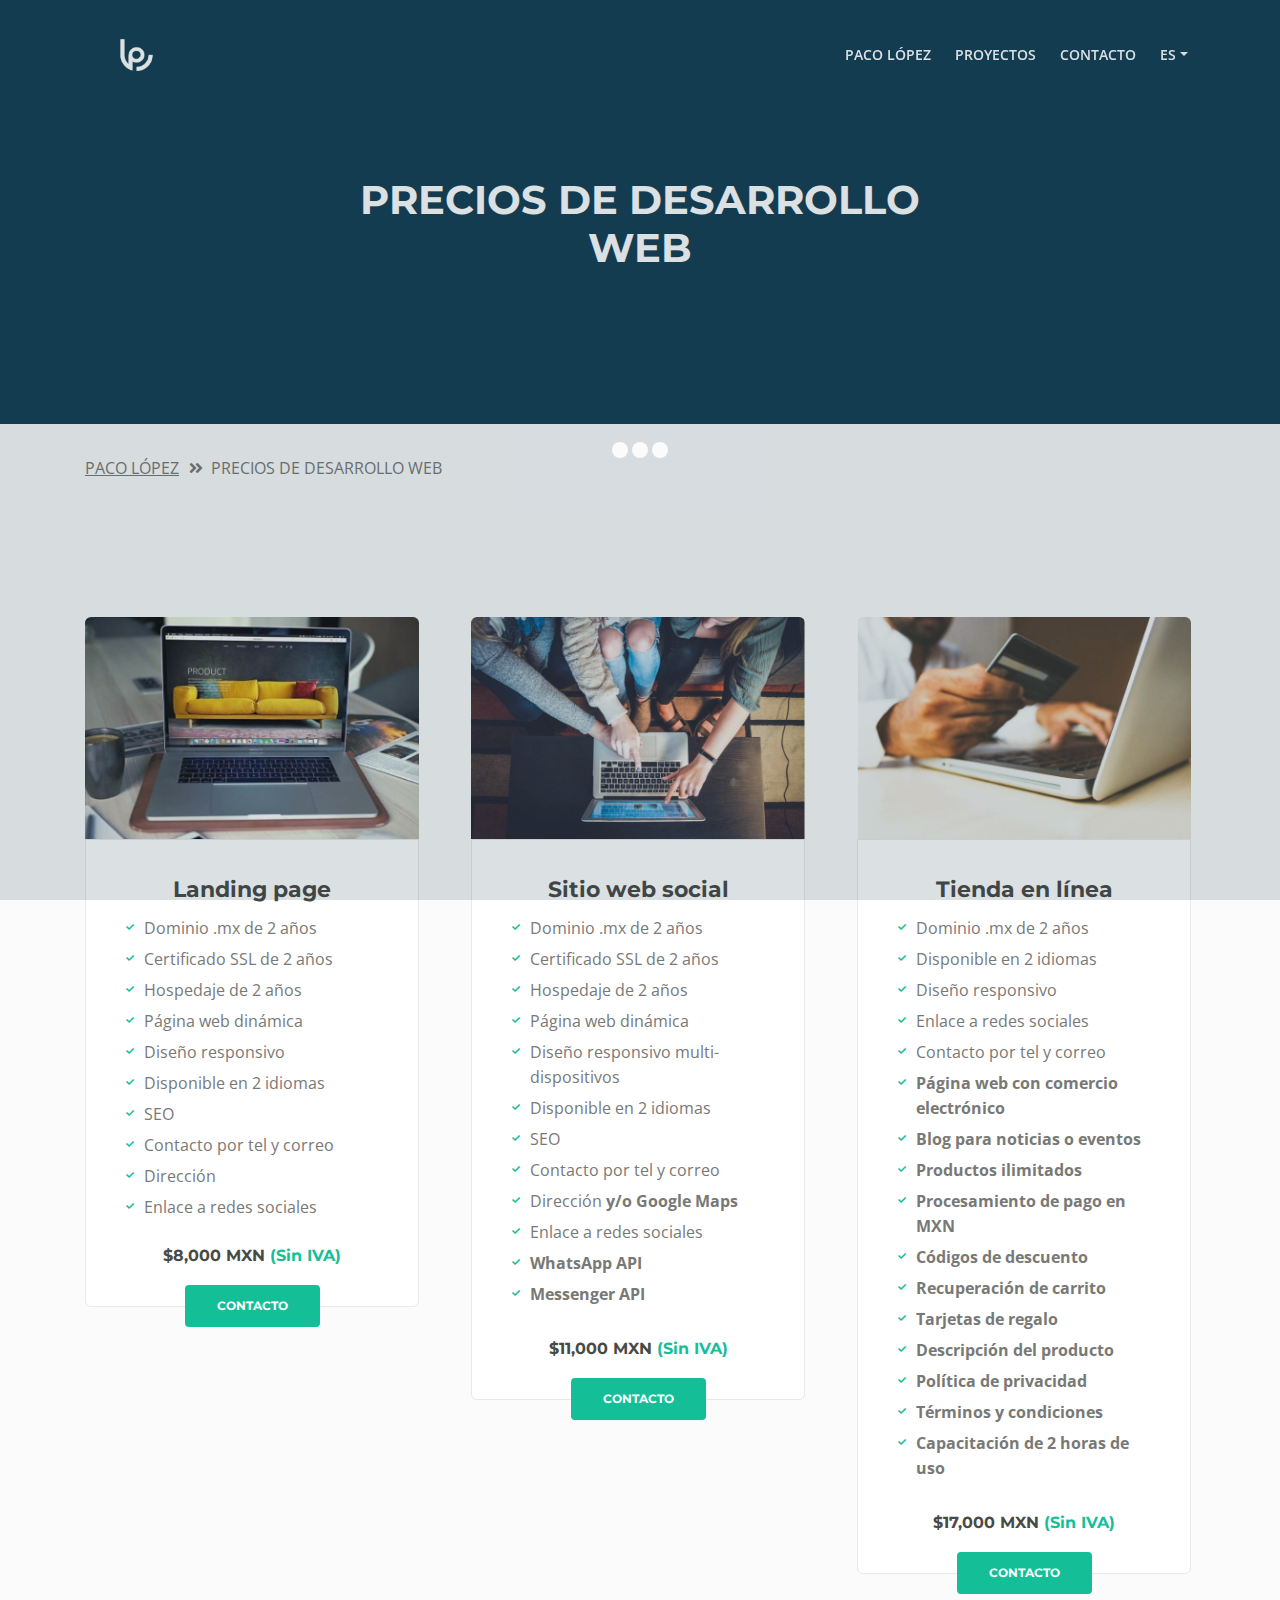
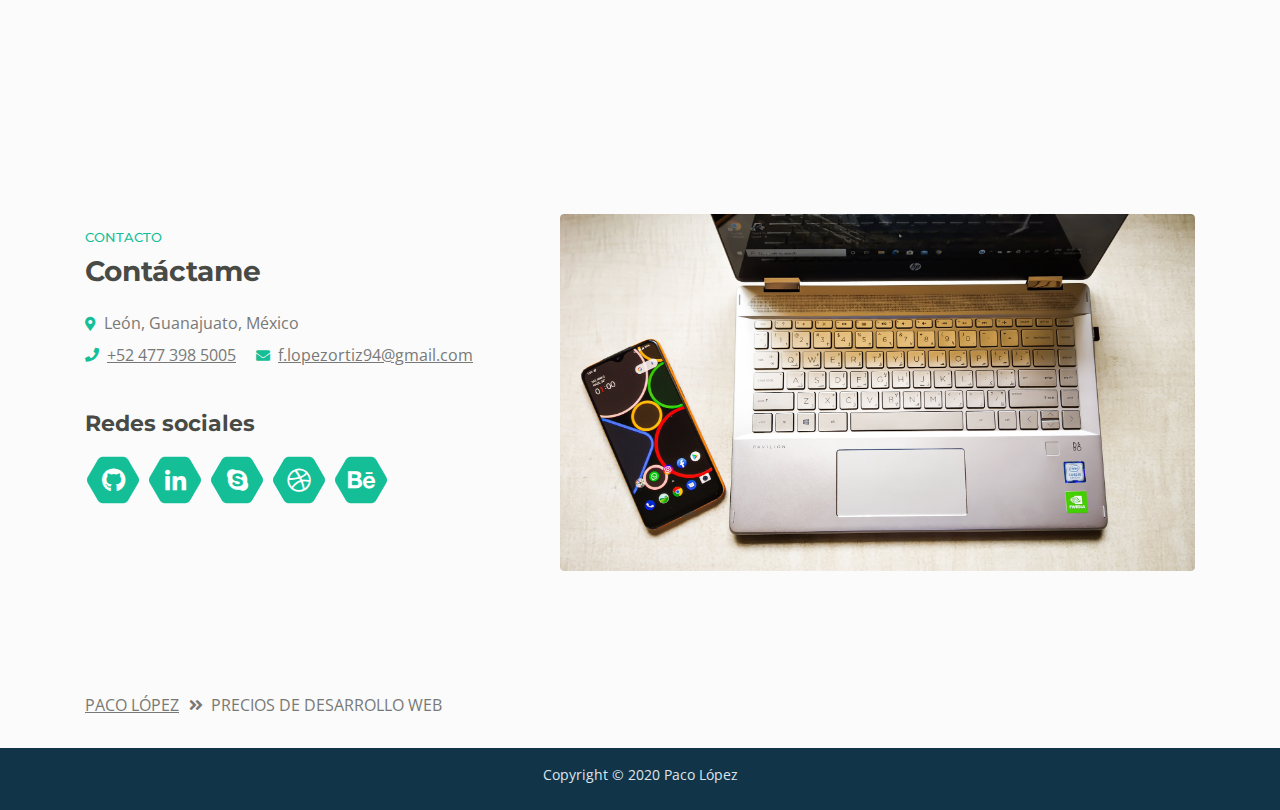
<file: precios.html>
<!DOCTYPE html>
<html lang="es">
<head>

    <!-- SEO Meta Tags -->
    <meta charset="utf-8">
    <meta name="viewport" content="width=device-width, initial-scale=1, shrink-to-fit=no">
    <meta name="description" content="Ingeniería Hidráulica|Desarrollo web">
    <meta name="keywords" content="ingeniero, hidráulico, hydraulic, engineer, frontend, developer, pagina web, paco, lópez, desarrollador, web">
    <meta name="author" content="Paco López">

    <!-- OG Meta Tags to improve the way the post looks when you share the page on LinkedIn, Facebook, Google+ -->
    <meta property="og:site_name" content="Paco López" /> <!-- website name -->
    <meta property="og:site" content="http://pacolopez.me/" /> <!-- website link -->
    <meta property="og:title" content="Paco López"/> <!-- title shown in the actual shared post -->
    <meta property="og:description" content="Ingeniería Hidráulica | Desarrollo web" /> <!-- description shown in the actual shared post -->
    <meta property="og:image" content="assets/images/me.jpg" /> <!-- image link, make sure it's jpg -->
    <meta property="og:url" content="http://pacolopez.me/" /> <!-- where do you want your post to link to -->
    <meta property="og:type" content="article" />

    <!-- Website Title -->
    <title>Innovar para ser mejores &#128077;&#127996; - Paco López</title>
    
    <!-- Styles -->
    <link href="https://fonts.googleapis.com/css?family=Montserrat:500,700&display=swap&subset=latin-ext" rel="stylesheet">
    <link href="https://fonts.googleapis.com/css?family=Open+Sans:400,400i,600&display=swap&subset=latin-ext" rel="stylesheet">
    <link href="assets/css/bootstrap.css" rel="stylesheet">
    <link href="assets/css/fontawesome-all.css" rel="stylesheet">
    <link href="assets/css/swiper.css" rel="stylesheet">
    <link href="assets/css/magnific-popup.css" rel="stylesheet">
    <link href="assets/css/styles.css" rel="stylesheet">
    
    <!-- Icon  -->
    <link rel="icon" href="assets/images/paco-lopez.png">
</head>
<body data-spy="scroll" data-target=".fixed-top">
    
    <!-- Preloader -->
    <div class="spinner-wrapper">
        <div class="spinner">
            <div class="bounce1"></div>
            <div class="bounce2"></div>
            <div class="bounce3"></div>
        </div>
    </div>
    <!-- end of preloader -->
    

    <!-- Navbar -->
    <nav class="navbar navbar-expand-md navbar-dark navbar-custom fixed-top">
        <!-- Text Logo - Use this if you don't have a graphic logo -->
        <!-- <a class="navbar-brand logo-text page-scroll" href="index.html">Aria</a> -->

        <!-- Image Logo -->
        <a class="navbar-brand logo-image" href="index.html"><img src="assets/images/icon.svg" alt="alternative"></a>
        
        <!-- Mobile Menu Toggle Button -->
        <button class="navbar-toggler" type="button" data-toggle="collapse" data-target="#navbarsExampleDefault" aria-controls="navbarsExampleDefault" aria-expanded="false" aria-label="Toggle navigation">
            <span class="navbar-toggler-awesome fas fa-bars"></span>
            <span class="navbar-toggler-awesome fas fa-times"></span>
        </button>
        <!-- end of mobile menu toggle button -->

        <div class="collapse navbar-collapse" id="navbarsExampleDefault">
            <ul class="navbar-nav ml-auto">
                <li class="nav-item">
                    <a class="nav-link page-scroll" href="#header">PACO LÓPEZ <span class="sr-only">(current)</span></a>
                </li>
                <li class="nav-item">
                    <a class="nav-link page-scroll" href="#projects">PROYECTOS</a>
                </li>
                <li class="nav-item">
                    <a class="nav-link page-scroll" href="#contact">CONTACTO</a>
                </li>
                
                <!-- Dropdown Menu -->          
                <li class="nav-item dropdown">
                    <a class="nav-link dropdown-toggle page-scroll" href="#" id="navbarDropdown" role="button" aria-haspopup="true" aria-expanded="false">ES</a>
                    <div class="dropdown-menu" aria-labelledby="navbarDropdown">
                        <a class="dropdown-item" href="en.html"><span class="item-text">EN</span></a>
                        <div class="dropdown-items-divide-hr"></div>
                        <a class="dropdown-item" href="fr.html"><span class="item-text">FR</span></a>
                    </div>
                </li>
                <!-- end of dropdown menu -->

            </ul>
        </div>
    </nav> <!-- end of navbar -->
    <!-- end of navbar -->

    <!-- Header -->
    <header id="" class="ex-header">
        <div class="container">
            <div class="row">
                <div class="col-md-12">
                    <h1>PRECIOS DE DESARROLLO WEB</h1>
                </div> <!-- end of col -->
            </div> <!-- end of row -->
        </div> <!-- end of container -->
    </header> <!-- end of ex-header -->
    <!-- end of header -->


    <!-- Breadcrumbs -->
    <div class="ex-basic-1">
        <div class="container">
            <div class="row">
                <div class="col-lg-12">
                    <div class="breadcrumbs">
                        <a href="index.html">PACO LÓPEZ</a><i class="fa fa-angle-double-right"></i><span>PRECIOS DE DESARROLLO WEB</span>
                    </div> <!-- end of breadcrumbs -->
                </div> <!-- end of col -->
            </div> <!-- end of row -->
        </div> <!-- end of container -->
    </div> <!-- end of ex-basic-1 -->
    <!-- end of breadcrumbs -->



   <!-- Pricing -->
    <div id="pricing" class="cards-2">
        <div class="container">
            <div class="row">
                <div class="col-lg-12">
                    
                    <!-- Card -->
                    <div class="card">
                        <div class="card-image">
                            <img class="img-fluid" src="assets/images/product-1.jpg" alt="alternative">
                        </div>
                        <div class="card-body">
                            <h3 class="card-title">Landing page</h3>
                            <ul class="list-unstyled li-space-lg">
                                <li class="media">
                                    <i class="fas fa-check"></i>
                                    <div class="media-body">Dominio .mx de 2 años</div>
                                </li>
                                <li class="media">
                                    <i class="fas fa-check"></i>
                                    <div class="media-body">Certificado SSL de 2 años</div>
                                </li>
                                <li class="media">
                                    <i class="fas fa-check"></i>
                                    <div class="media-body">Hospedaje de 2 años</div>
                                </li>
                                <li class="media">
                                    <i class="fas fa-check"></i>
                                    <div class="media-body">Página web dinámica</div>
                                </li>
                                <li class="media">
                                    <i class="fas fa-check"></i>
                                    <div class="media-body">Diseño responsivo</div>
                                </li>
                                <li class="media">
                                    <i class="fas fa-check"></i>
                                    <div class="media-body">Disponible en 2 idiomas</div>
                                </li>
                                <li class="media">
                                    <i class="fas fa-check"></i>
                                    <div class="media-body">SEO</div>
                                </li>
                                <li class="media">
                                    <i class="fas fa-check"></i>
                                    <div class="media-body">Contacto por tel y correo</div>
                                </li>
                                <li class="media">
                                    <i class="fas fa-check"></i>
                                    <div class="media-body">Dirección</div>
                                </li>
                                <li class="media">
                                    <i class="fas fa-check"></i>
                                    <div class="media-body">Enlace a redes sociales</div>
                                </li>
                            </ul>
                            <p class="price">$8,000 MXN<span> (Sin IVA)</span></p>
                        </div>
                        <div class="button-container">
                            <a class="btn-solid-reg page-scroll" href="#contact">CONTACTO</a>
                        </div> <!-- end of button-container -->
                    </div>
                    <!-- end of card -->

                    <!-- Card -->
                    <div class="card">
                        <div class="card-image">
                            <img class="img-fluid" src="assets/images/product-5.jpg" alt="alternative">
                        </div>
                        <div class="card-body">
                            <h3 class="card-title">Sitio web social</h3>
                            <ul class="list-unstyled li-space-lg">
                                <li class="media">
                                    <i class="fas fa-check"></i>
                                    <div class="media-body">Dominio .mx de 2 años</div>
                                </li>
                                <li class="media">
                                    <i class="fas fa-check"></i>
                                    <div class="media-body">Certificado SSL de 2 años</div>
                                </li>
                                <li class="media">
                                    <i class="fas fa-check"></i>
                                    <div class="media-body">Hospedaje de 2 años</div>
                                </li>
                                <li class="media">
                                    <i class="fas fa-check"></i>
                                    <div class="media-body">Página web dinámica</div>
                                </li>
                                <li class="media">
                                    <i class="fas fa-check"></i>
                                    <div class="media-body">Diseño responsivo multi-dispositivos</div>
                                </li>
                                <li class="media">
                                    <i class="fas fa-check"></i>
                                    <div class="media-body">Disponible en 2 idiomas</div>
                                </li>
                                <li class="media">
                                    <i class="fas fa-check"></i>
                                    <div class="media-body">SEO</div>
                                </li>
                                <li class="media">
                                    <i class="fas fa-check"></i>
                                    <div class="media-body">Contacto por tel y correo</div>
                                </li>
                                <li class="media">
                                    <i class="fas fa-check"></i>
                                    <div class="media-body">Dirección <b>y/o Google Maps</b></div>
                                </li>
                                <li class="media">
                                    <i class="fas fa-check"></i>
                                    <div class="media-body">Enlace a redes sociales</div>
                                </li>
                                <li class="media">
                                    <i class="fas fa-check"></i>
                                    <div class="media-body"><b>WhatsApp API</b></div>
                                </li>
                                <li class="media">
                                    <i class="fas fa-check"></i>
                                    <div class="media-body"><b>Messenger API</b></div>
                                </li>
                                <li class="media">
                            </ul>
                            <p class="price">$11,000 MXN<span> (Sin IVA)</span></p>
                        </div>
                        <div class="button-container">
                            <a class="btn-solid-reg page-scroll" href="#contact">CONTACTO</a>
                        </div> <!-- end of button-container -->
                    </div>
                    <!-- end of card -->

                    <!-- Card -->
                    <div class="card">
                        <div class="card-image">
                            <img class="img-fluid" src="assets/images/product-9.jpg" alt="alternative">
                        </div>
                        <div class="card-body">
                            <h3 class="card-title">Tienda en línea</h3>
                            <ul class="list-unstyled li-space-lg">
                                <li class="media">
                                    <i class="fas fa-check"></i>
                                    <div class="media-body">Dominio .mx de 2 años</div>
                                </li>
                                <li class="media">
                                    <i class="fas fa-check"></i>
                                    <div class="media-body">Disponible en 2 idiomas</div>
                                </li>
                                <li class="media">
                                    <i class="fas fa-check"></i>
                                    <div class="media-body">Diseño responsivo</div>
                                </li>
                                <li class="media">
                                    <i class="fas fa-check"></i>
                                    <div class="media-body">Enlace a redes sociales</div>
                                </li>
                                <li class="media">
                                    <i class="fas fa-check"></i>
                                    <div class="media-body">Contacto por tel y correo</div>
                                </li>
                                <li class="media">
                                    <i class="fas fa-check"></i>
                                    <div class="media-body"><b>Página web con comercio electrónico</b></div>
                                </li>
                                <li class="media">
                                    <i class="fas fa-check"></i>
                                    <div class="media-body"><b>Blog para noticias o eventos</b></div>
                                </li>
                                <li class="media">
                                    <i class="fas fa-check"></i>
                                    <div class="media-body"><b>Productos ilimitados</b></div>
                                </li>
                                <li class="media">
                                    <i class="fas fa-check"></i>
                                    <div class="media-body"><b>Procesamiento de pago en MXN</b></div>
                                </li>
                                <li class="media">
                                    <i class="fas fa-check"></i>
                                    <div class="media-body"><b>Códigos de descuento</b></div>
                                </li>
                                <li class="media">
                                    <i class="fas fa-check"></i>
                                    <div class="media-body"><b>Recuperación de carrito</b></div>
                                </li>
                                <li class="media">
                                    <i class="fas fa-check"></i>
                                    <div class="media-body"><b>Tarjetas de regalo</b></div>
                                </li>
                                <li class="media">
                                    <i class="fas fa-check"></i>
                                    <div class="media-body"><b>Descripción del producto</b></div>
                                </li>
                                <li class="media">
                                    <i class="fas fa-check"></i>
                                    <div class="media-body"><b>Política de privacidad</b></div>
                                </li>
                                <li class="media">
                                    <i class="fas fa-check"></i>
                                    <div class="media-body"><b>Términos y condiciones</b></div>
                                </li>
                                <li class="media">
                                    <i class="fas fa-check"></i>
                                    <div class="media-body"><b>Capacitación de 2 horas de uso</b></div>
                                </li>
                                <li class="media">
                            </ul>
                            <p class="price">$17,000 MXN<span> (Sin IVA)</span></p>
                        </div>
                        <div class="button-container">
                            <a class="btn-solid-reg page-scroll" href="#contact">CONTACTO</a>
                        </div> <!-- end of button-container -->
                    </div>
                    <!-- end of card -->


                </div> <!-- end of col -->
            </div> <!-- end of row -->
        </div> <!-- end of container -->
    </div> <!-- end of cards-2 -->
    <!-- end of Pricing -->


 <!-- Contact -->
    <div id="contact" class="form-2">
        <div class="container">
            <div class="row">
                <div class="col-lg-5">
                    <div class="text-container">
                        <div class="section-title">CONTACTO</div>
                        <h2>Contáctame</h2>
                        <ul class="list-unstyled li-space-lg">
                            <li class="address"><i class="fas fa-map-marker-alt"></i>León, Guanajuato, México</li>
                            <li><i class="fas fa-phone"></i><a href="tel:+524773985005">+52 477 398 5005</a></li>
                            <li><i class="fas fa-envelope"></i><a href="mailto:f.lopezortiz94@gmail.com">f.lopezortiz94@gmail.com</a></li>
                        </ul>
                        <h3>Redes sociales</h3>
                        <span class="fa-stack">
                            <a href="https://github.com/pacolopezortiz" target="_blank">
                                <span class="hexagon"></span>
                                <i class="fab fa-github fa-stack-1x"></i>
                            </a>
                        </span>
                        <span class="fa-stack">
                            <a href="https://www.linkedin.com/in/paquirrilopez/" target="_blank">
                                <span class="hexagon"></span>
                                <i class="fab fa-linkedin-in fa-stack-1x"></i>
                            </a>
                        </span>
                        <span class="fa-stack">
                            <a href="https://join.skype.com/invite/yRv3m2lydvcK" target="_blank">
                                <span class="hexagon"></span>
                                <i class="fab fa-skype fa-stack-1x"></i>
                            </a>
                        </span>
                        <span class="fa-stack">
                            <a href="https://dribbble.com/paco_lopez" target="_blank">
                                <span class="hexagon"></span>
                                <i class="fab fa-dribbble fa-stack-1x"></i>
                            </a>
                        </span>
                        <span class="fa-stack">
                            <a href="https://www.behance.net/paco_lopez" target="_blank">
                                <span class="hexagon"></span>
                                <i class="fab fa-behance fa-stack-1x"></i>
                            </a>
                        </span>
                    </div> <!-- end of text-container -->
                </div> <!-- end of col -->
                <div class="col-lg-7">
                    <div class="image-container">
                        <img class="img-fluid" src="assets/images/cc.jpg" alt="alternative">
                    </div> <!-- end of image-container -->
                </div> <!-- end of col -->
            </div> <!-- end of row -->
        </div> <!-- end of container -->
    </div> <!-- end of form-2 -->
    <!-- end of contact -->


    <!-- Breadcrumbs -->
    <div class="ex-basic-1">
        <div class="container">
            <div class="row">
                <div class="col-lg-12">
                    <div class="breadcrumbs">
                        <a href="index.html">PACO LÓPEZ</a><i class="fa fa-angle-double-right"></i><span>PRECIOS DE DESARROLLO WEB</span>
                    </div> <!-- end of breadcrumbs -->
                </div> <!-- end of col -->
            </div> <!-- end of row -->
        </div> <!-- end of container -->
    </div> <!-- end of ex-basic-1 -->
    <!-- end of breadcrumbs -->


     <!-- Copyright -->
    <div class="copyright">
        <div class="container">
            <div class="row">
                <div class="col-lg-12">
                    <p class="p-small">Copyright © 2020 <a href="#">Paco López</a></p>
                </div> <!-- end of col -->
            </div> <!-- enf of row -->
        </div> <!-- end of container -->
    </div> <!-- end of copyright --> 
    <!-- end of copyright -->
    
        
    <!-- Scripts -->
    <script src="assets/js/jquery.min.js"></script> <!-- jQuery for Bootstrap's JavaScript plugins -->
    <script src="assets/js/popper.min.js"></script> <!-- Popper tooltip library for Bootstrap -->
    <script src="assets/js/bootstrap.min.js"></script> <!-- Bootstrap framework -->
    <script src="assets/js/jquery.easing.min.js"></script> <!-- jQuery Easing for smooth scrolling between anchors -->
    <script src="assets/js/swiper.min.js"></script> <!-- Swiper for image and text sliders -->
    <script src="assets/js/jquery.magnific-popup.js"></script> <!-- Magnific Popup for lightboxes -->
    <script src="assets/js/morphext.min.js"></script> <!-- Morphtext rotating text in the header -->
    <script src="assets/js/isotope.pkgd.min.js"></script> <!-- Isotope for filter -->
    <script src="assets/js/validator.min.js"></script> <!-- Validator.js - Bootstrap plugin that validates forms -->
    <script src="assets/js/scripts.js"></script> <!-- Custom scripts -->
</body>
</html>
</file>
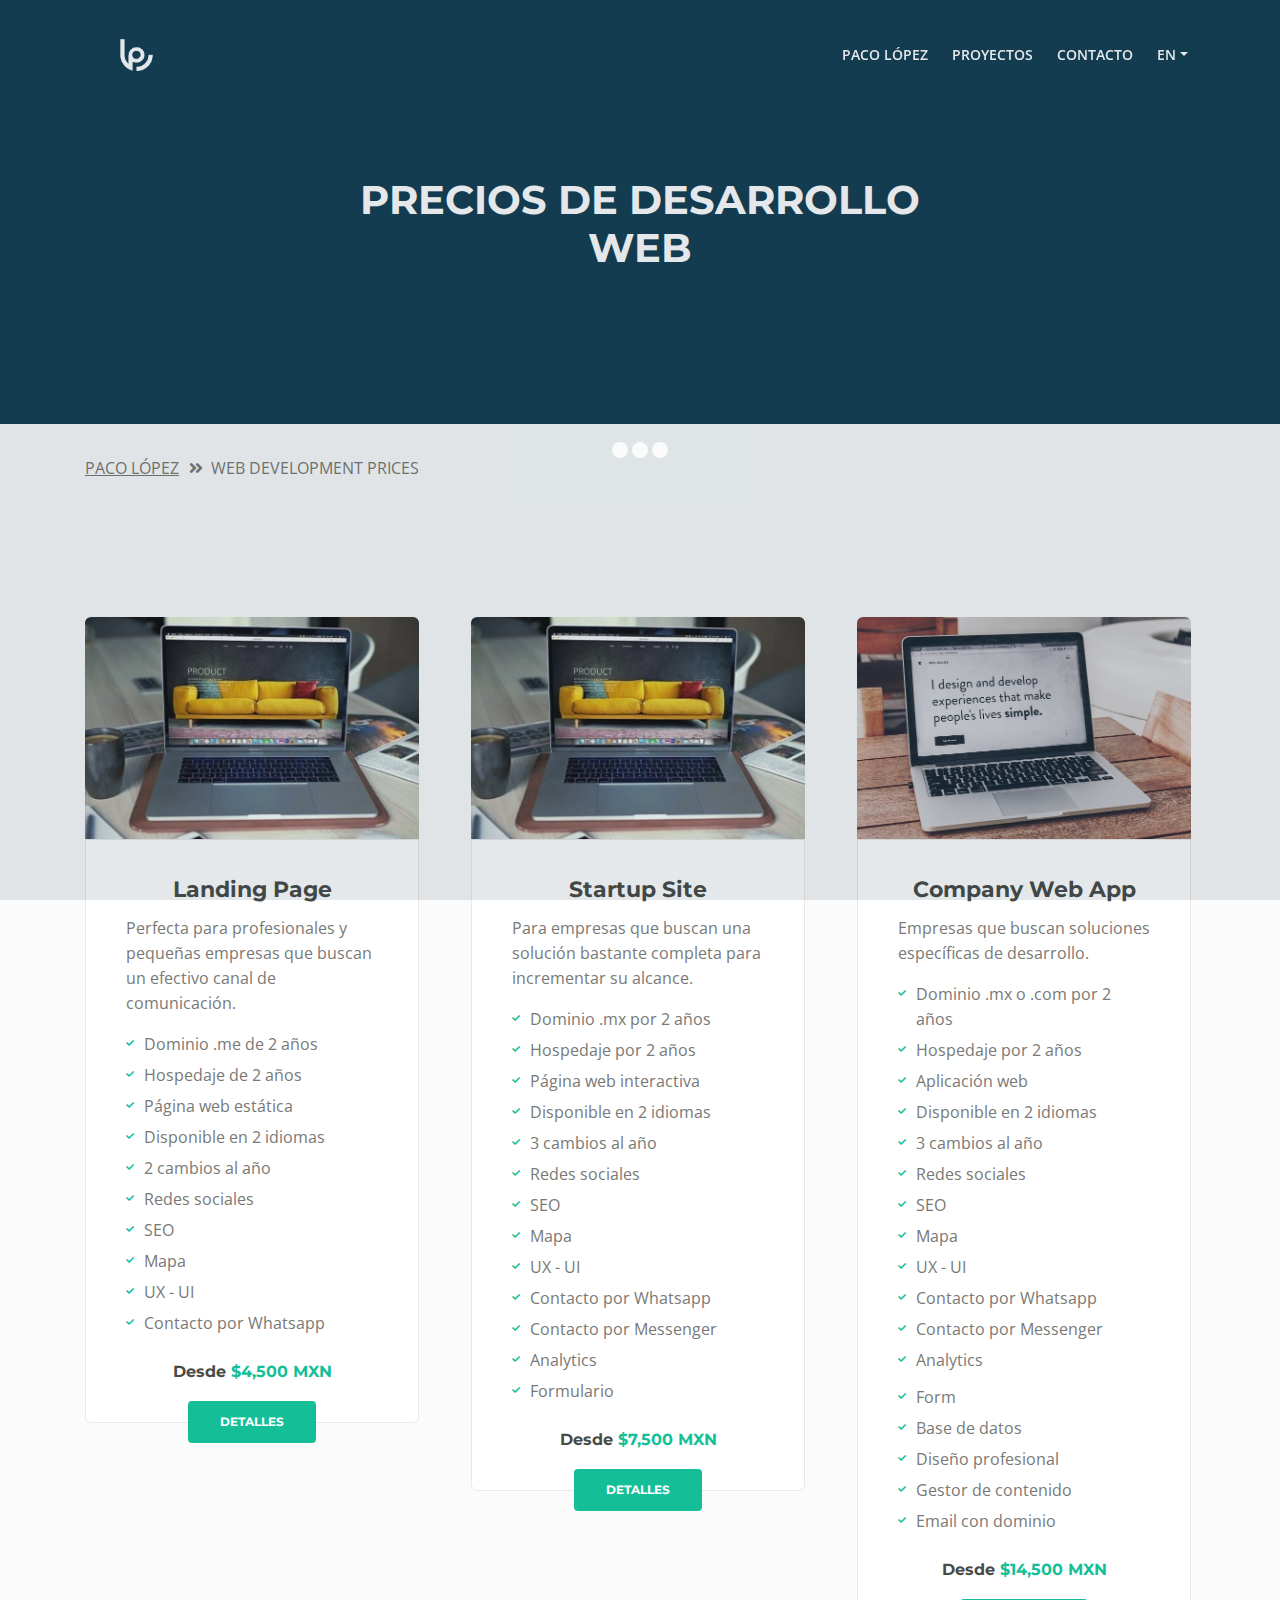
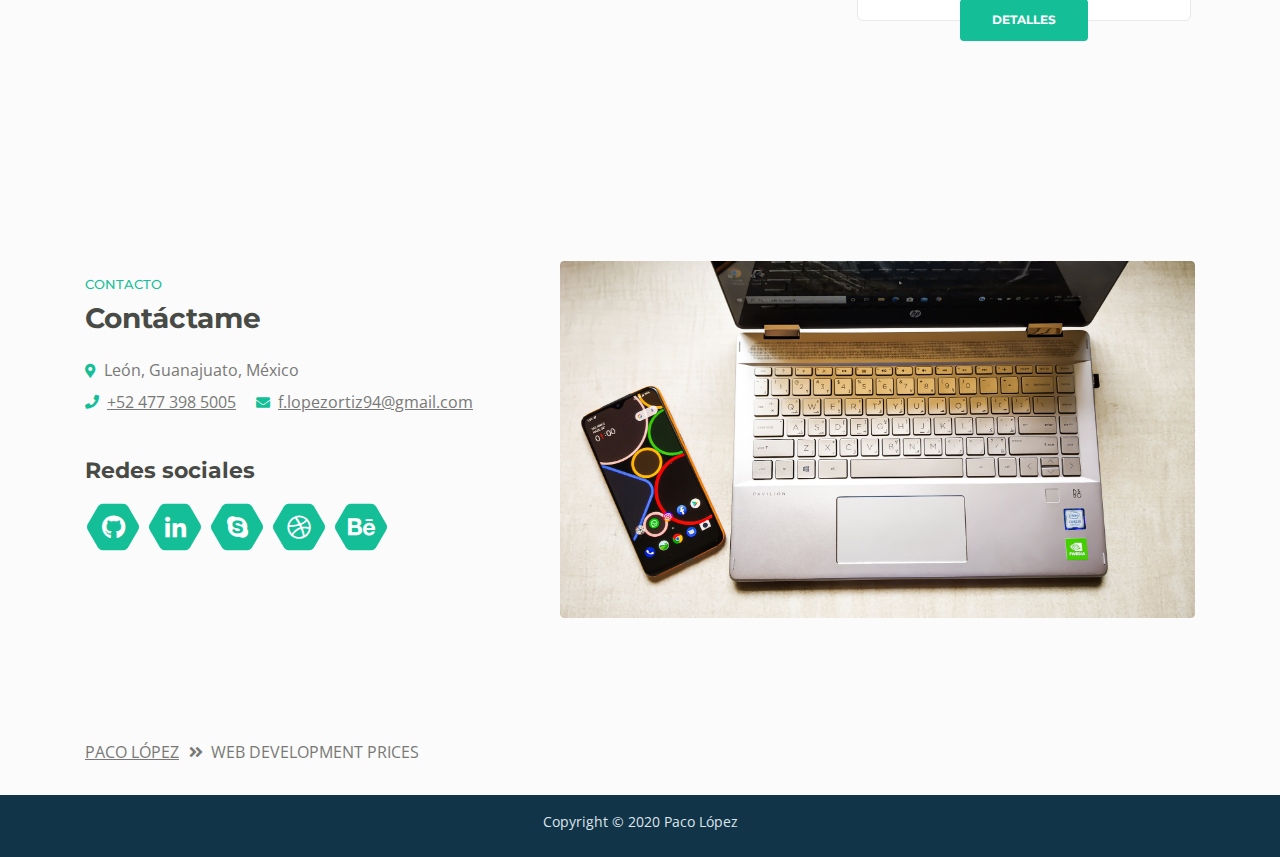
<file: pricing.html>
<!DOCTYPE html>
<html lang="en">
<head>

    <!-- SEO Meta Tags -->
    <meta charset="utf-8">
    <meta name="viewport" content="width=device-width, initial-scale=1, shrink-to-fit=no">
    <meta name="description" content="&#127753;Ingeniería Hidráulica|&#127754;Tecnología en hidrología|&#128187;Desarrollo web">
    <meta name="keywords" content="ingeniero, hidráulico, hydraulic, engineer, frontend, developer, pagina web, paco, lópez, desarrollador, web">
    <meta name="author" content="Paco López">

    <!-- OG Meta Tags to improve the way the post looks when you share the page on LinkedIn, Facebook, Google+ -->
    <meta property="og:site_name" content="Paco López" /> <!-- website name -->
    <meta property="og:site" content="http://pacolopez.me/" /> <!-- website link -->
    <meta property="og:title" content="Paco López"/> <!-- title shown in the actual shared post -->
    <meta property="og:description" content="&#127753;Ingeniería Hidráulica|&#127754;Tecnología en hidrología|&#128187;Desarrollo web" /> <!-- description shown in the actual shared post -->
    <meta property="og:image" content="assets/images/me.jpg" /> <!-- image link, make sure it's jpg -->
    <meta property="og:url" content="http://pacolopez.me/" /> <!-- where do you want your post to link to -->
    <meta property="og:type" content="article" />

    <!-- Website Title -->
    <title>Innovar para ser mejores &#128077;&#127996; - Paco López</title>
    
    <!-- Styles -->
    <link href="https://fonts.googleapis.com/css?family=Montserrat:500,700&display=swap&subset=latin-ext" rel="stylesheet">
    <link href="https://fonts.googleapis.com/css?family=Open+Sans:400,400i,600&display=swap&subset=latin-ext" rel="stylesheet">
    <link href="assets/css/bootstrap.css" rel="stylesheet">
    <link href="assets/css/fontawesome-all.css" rel="stylesheet">
    <link href="assets/css/swiper.css" rel="stylesheet">
    <link href="assets/css/magnific-popup.css" rel="stylesheet">
    <link href="assets/css/styles.css" rel="stylesheet">
    
    <!-- Icon  -->
    <link rel="icon" href="assets/images/paco-lopez.png">
</head>
<body data-spy="scroll" data-target=".fixed-top">
    
    <!-- Preloader -->
    <div class="spinner-wrapper">
        <div class="spinner">
            <div class="bounce1"></div>
            <div class="bounce2"></div>
            <div class="bounce3"></div>
        </div>
    </div>
    <!-- end of preloader -->
    

    <!-- Navbar -->
    <nav class="navbar navbar-expand-md navbar-dark navbar-custom fixed-top">
        <!-- Text Logo - Use this if you don't have a graphic logo -->
        <!-- <a class="navbar-brand logo-text page-scroll" href="index.html">Aria</a> -->

        <!-- Image Logo -->
        <a class="navbar-brand logo-image" href="index.html"><img src="assets/images/icon.svg" alt="alternative"></a>
        
        <!-- Mobile Menu Toggle Button -->
        <button class="navbar-toggler" type="button" data-toggle="collapse" data-target="#navbarsExampleDefault" aria-controls="navbarsExampleDefault" aria-expanded="false" aria-label="Toggle navigation">
            <span class="navbar-toggler-awesome fas fa-bars"></span>
            <span class="navbar-toggler-awesome fas fa-times"></span>
        </button>
        <!-- end of mobile menu toggle button -->

        <div class="collapse navbar-collapse" id="navbarsExampleDefault">
            <ul class="navbar-nav ml-auto">
                <li class="nav-item">
                    <a class="nav-link page-scroll" href="#header">PACO LÓPEZ <span class="sr-only">(current)</span></a>
                </li>
                <li class="nav-item">
                    <a class="nav-link page-scroll" href="#projects">PROYECTOS</a>
                </li>
                <li class="nav-item">
                    <a class="nav-link page-scroll" href="#contact">CONTACTO</a>
                </li>
                
                <!-- Dropdown Menu -->          
                <li class="nav-item dropdown">
                    <a class="nav-link dropdown-toggle page-scroll" href="#" id="navbarDropdown" role="button" aria-haspopup="true" aria-expanded="false">EN</a>
                    <div class="dropdown-menu" aria-labelledby="navbarDropdown">
                        <a class="dropdown-item" href="index.html"><span class="item-text">ES</span></a>
                        <div class="dropdown-items-divide-hr"></div>
                        <a class="dropdown-item" href="fr.html"><span class="item-text">FR</span></a>
                    </div>
                </li>
                <!-- end of dropdown menu -->

            </ul>
        </div>
    </nav> <!-- end of navbar -->
    <!-- end of navbar -->

    <!-- Header -->
    <header id="" class="ex-header">
        <div class="container">
            <div class="row">
                <div class="col-md-12">
                    <h1>PRECIOS DE DESARROLLO WEB</h1>
                </div> <!-- end of col -->
            </div> <!-- end of row -->
        </div> <!-- end of container -->
    </header> <!-- end of ex-header -->
    <!-- end of header -->


    <!-- Breadcrumbs -->
    <div class="ex-basic-1">
        <div class="container">
            <div class="row">
                <div class="col-lg-12">
                    <div class="breadcrumbs">
                        <a href="es.html">PACO LÓPEZ</a><i class="fa fa-angle-double-right"></i><span>WEB DEVELOPMENT PRICES</span>
                    </div> <!-- end of breadcrumbs -->
                </div> <!-- end of col -->
            </div> <!-- end of row -->
        </div> <!-- end of container -->
    </div> <!-- end of ex-basic-1 -->
    <!-- end of breadcrumbs -->



   <!-- Pricing -->
    <div id="pricing" class="cards-2">
        <div class="container">
            <div class="row">
                <div class="col-lg-12">
                    
                    <!-- Card -->
                    <div class="card">
                        <div class="card-image">
                            <img class="img-fluid" src="assets/images/product-1.jpg" alt="alternative">
                        </div>
                        <div class="card-body">
                            <h3 class="card-title">Landing Page</h3>
                            <p>Perfecta para profesionales y pequeñas empresas que buscan un efectivo canal de comunicación.</p>
                            <ul class="list-unstyled li-space-lg">
                                <li class="media">
                                    <i class="fas fa-check"></i>
                                    <div class="media-body">Dominio .me de 2 años</div>
                                </li>
                                <li class="media">
                                    <i class="fas fa-check"></i>
                                    <div class="media-body">Hospedaje de 2 años</div>
                                </li>
                                <li class="media">
                                    <i class="fas fa-check"></i>
                                    <div class="media-body">Página web estática</div>
                                </li>
                                <li class="media">
                                    <i class="fas fa-check"></i>
                                    <div class="media-body">Disponible en 2 idiomas</div>
                                </li>
                                <li class="media">
                                    <i class="fas fa-check"></i>
                                    <div class="media-body">2 cambios al año</div>
                                </li>
                                <li class="media">
                                    <i class="fas fa-check"></i>
                                    <div class="media-body">Redes sociales</div>
                                </li>
                                <li class="media">
                                    <i class="fas fa-check"></i>
                                    <div class="media-body">SEO</div>
                                </li>
                                <li class="media">
                                    <i class="fas fa-check"></i>
                                    <div class="media-body">Mapa</div>
                                </li>
                                <li class="media">
                                    <i class="fas fa-check"></i>
                                    <div class="media-body">UX - UI</div>
                                </li>
                                <li class="media">
                                    <i class="fas fa-check"></i>
                                    <div class="media-body">Contacto por Whatsapp</div>
                                </li>
                            </ul>
                            <p class="price">Desde <span>$4,500 MXN</span></p>
                        </div>
                        <div class="button-container">
                            <a class="btn-solid-reg page-scroll" href="#contact">DETALLES</a>
                        </div> <!-- end of button-container -->
                    </div>
                    <!-- end of card -->

                    <!-- Card -->
                    <div class="card">
                        <div class="card-image">
                            <img class="img-fluid" src="assets/images/product-2.jpg" alt="alternative">
                        </div>
                        <div class="card-body">
                            <h3 class="card-title">Startup Site</h3>
                            <p>Para empresas que buscan una solución bastante completa para incrementar su alcance.</p>
                            <ul class="list-unstyled li-space-lg">
                                <li class="media">
                                    <i class="fas fa-check"></i>
                                    <div class="media-body">Dominio .mx por 2 años</div>
                                </li>
                                <li class="media">
                                    <i class="fas fa-check"></i>
                                    <div class="media-body">Hospedaje por 2 años</div>
                                </li>
                                <li class="media">
                                    <i class="fas fa-check"></i>
                                    <div class="media-body">Página web interactiva</div>
                                </li>
                                <li class="media">
                                    <i class="fas fa-check"></i>
                                    <div class="media-body">Disponible en 2 idiomas</div>
                                </li>
                                <li class="media">
                                    <i class="fas fa-check"></i>
                                    <div class="media-body">3 cambios al año</div>
                                </li>
                                <li class="media">
                                    <i class="fas fa-check"></i>
                                    <div class="media-body">Redes sociales</div>
                                </li>
                                <li class="media">
                                    <i class="fas fa-check"></i>
                                    <div class="media-body">SEO</div>
                                </li>
                                <li class="media">
                                    <i class="fas fa-check"></i>
                                    <div class="media-body">Mapa</div>
                                </li>
                                <li class="media">
                                    <i class="fas fa-check"></i>
                                    <div class="media-body">UX - UI</div>
                                </li>
                                <li class="media">
                                    <i class="fas fa-check"></i>
                                    <div class="media-body">Contacto por Whatsapp</div>
                                </li>
                                <li class="media">
                                    <i class="fas fa-check"></i>
                                    <div class="media-body">Contacto por Messenger</div>
                                </li>
                                <li class="media">
                                    <i class="fas fa-check"></i>
                                    <div class="media-body">Analytics</div>
                                </li>
                                <li class="media">
                                    <i class="fas fa-check"></i>
                                    <div class="media-body">Formulario</div>
                                </li>
                            </ul>
                            <p class="price">Desde <span>$7,500 MXN</span></p>
                        </div>
                        <div class="button-container">
                            <a class="btn-solid-reg page-scroll" href="#contact">DETALLES</a>
                        </div> <!-- end of button-container -->
                    </div>
                    <!-- end of card -->

                    <!-- Card -->
                    <div class="card">
                        <div class="card-image">
                            <img class="img-fluid" src="assets/images/product-3.jpg" alt="alternative">
                        </div>
                        <div class="card-body">
                            <h3 class="card-title">Company Web App</h3>
                            <p>Empresas que buscan soluciones específicas de desarrollo.</p>
                            <ul class="list-unstyled li-space-lg">
                                <li class="media">
                                    <i class="fas fa-check"></i>
                                    <div class="media-body">Dominio .mx o .com por 2 años</div>
                                </li>
                                <li class="media">
                                    <i class="fas fa-check"></i>
                                    <div class="media-body">Hospedaje por 2 años</div>
                                </li>
                                <li class="media">
                                    <i class="fas fa-check"></i>
                                    <div class="media-body">Aplicación web</div>
                                </li>
                                <li class="media">
                                    <i class="fas fa-check"></i>
                                    <div class="media-body">Disponible en 2 idiomas</div>
                                </li>
                                <li class="media">
                                    <i class="fas fa-check"></i>
                                    <div class="media-body">3 cambios al año</div>
                                </li>
                                <li class="media">
                                    <i class="fas fa-check"></i>
                                    <div class="media-body">Redes sociales</div>
                                </li>
                                <li class="media">
                                    <i class="fas fa-check"></i>
                                    <div class="media-body">SEO</div>
                                </li>
                                <li class="media">
                                    <i class="fas fa-check"></i>
                                    <div class="media-body">Mapa</div>
                                </li>
                                <li class="media">
                                    <i class="fas fa-check"></i>
                                    <div class="media-body">UX - UI</div>
                                </li>
                                <li class="media">
                                    <i class="fas fa-check"></i>
                                    <div class="media-body">Contacto por Whatsapp</div>
                                </li>
                                <li class="media">
                                    <i class="fas fa-check"></i>
                                    <div class="media-body">Contacto por Messenger</div>
                                </li>
                                <li class="media">
                                    <i class="fas fa-check"></i>
                                    <div class="media-body">Analytics</div>
                                <li class="media">
                                <li class="media">
                                    <i class="fas fa-check"></i>
                                    <div class="media-body">Form</div>
                                </li>
                                <li class="media">
                                    <i class="fas fa-check"></i>
                                    <div class="media-body">Base de datos</div>
                                </li>
                                <li class="media">
                                    <i class="fas fa-check"></i>
                                    <div class="media-body">Diseño profesional</div>
                                </li>
                                <li class="media">
                                    <i class="fas fa-check"></i>
                                    <div class="media-body">Gestor de contenido</div>
                                </li>
                                <li class="media">
                                    <i class="fas fa-check"></i>
                                    <div class="media-body">Email con dominio</div>
                                </li>
                            </ul>
                            <p class="price">Desde <span>$14,500 MXN</span></p>
                        </div>
                        <div class="button-container">
                            <a class="btn-solid-reg page-scroll" href="#contact">DETALLES</a>
                        </div> <!-- end of button-container -->
                    </div>
                </div> <!-- end of col -->
            </div> <!-- end of row -->
        </div> <!-- end of container -->
    </div> <!-- end of cards-2 -->
    <!-- end of services -->


 <!-- Contact -->
    <div id="contact" class="form-2">
        <div class="container">
            <div class="row">
                <div class="col-lg-5">
                    <div class="text-container">
                        <div class="section-title">CONTACTO</div>
                        <h2>Contáctame</h2>
                        <ul class="list-unstyled li-space-lg">
                            <li class="address"><i class="fas fa-map-marker-alt"></i>León, Guanajuato, México</li>
                            <li><i class="fas fa-phone"></i><a href="tel:+524773985005">+52 477 398 5005</a></li>
                            <li><i class="fas fa-envelope"></i><a href="mailto:f.lopezortiz94@gmail.com">f.lopezortiz94@gmail.com</a></li>
                        </ul>
                        <h3>Redes sociales</h3>
                        <span class="fa-stack">
                            <a href="https://github.com/pacolopezortiz" target="_blank">
                                <span class="hexagon"></span>
                                <i class="fab fa-github fa-stack-1x"></i>
                            </a>
                        </span>
                        <span class="fa-stack">
                            <a href="https://www.linkedin.com/in/paquirrilopez/" target="_blank">
                                <span class="hexagon"></span>
                                <i class="fab fa-linkedin-in fa-stack-1x"></i>
                            </a>
                        </span>
                        <span class="fa-stack">
                            <a href="https://join.skype.com/invite/yRv3m2lydvcK" target="_blank">
                                <span class="hexagon"></span>
                                <i class="fab fa-skype fa-stack-1x"></i>
                            </a>
                        </span>
                        <span class="fa-stack">
                            <a href="https://dribbble.com/paco_lopez" target="_blank">
                                <span class="hexagon"></span>
                                <i class="fab fa-dribbble fa-stack-1x"></i>
                            </a>
                        </span>
                        <span class="fa-stack">
                            <a href="https://www.behance.net/paco_lopez" target="_blank">
                                <span class="hexagon"></span>
                                <i class="fab fa-behance fa-stack-1x"></i>
                            </a>
                        </span>
                    </div> <!-- end of text-container -->
                </div> <!-- end of col -->
                <div class="col-lg-7">
                    <div class="image-container">
                        <img class="img-fluid" src="assets/images/cc.jpg" alt="alternative">
                    </div> <!-- end of image-container -->
                </div> <!-- end of col -->
            </div> <!-- end of row -->
        </div> <!-- end of container -->
    </div> <!-- end of form-2 -->
    <!-- end of contact -->


    <!-- Breadcrumbs -->
    <div class="ex-basic-1">
        <div class="container">
            <div class="row">
                <div class="col-lg-12">
                    <div class="breadcrumbs">
                        <a href="en.html">PACO LÓPEZ</a><i class="fa fa-angle-double-right"></i><span>WEB DEVELOPMENT PRICES</span>
                    </div> <!-- end of breadcrumbs -->
                </div> <!-- end of col -->
            </div> <!-- end of row -->
        </div> <!-- end of container -->
    </div> <!-- end of ex-basic-1 -->
    <!-- end of breadcrumbs -->


     <!-- Copyright -->
    <div class="copyright">
        <div class="container">
            <div class="row">
                <div class="col-lg-12">
                    <p class="p-small">Copyright © 2020 <a href="#">Paco López</a></p>
                </div> <!-- end of col -->
            </div> <!-- enf of row -->
        </div> <!-- end of container -->
    </div> <!-- end of copyright --> 
    <!-- end of copyright -->
    
        
    <!-- Scripts -->
    <script src="assets/js/jquery.min.js"></script> <!-- jQuery for Bootstrap's JavaScript plugins -->
    <script src="assets/js/popper.min.js"></script> <!-- Popper tooltip library for Bootstrap -->
    <script src="assets/js/bootstrap.min.js"></script> <!-- Bootstrap framework -->
    <script src="assets/js/jquery.easing.min.js"></script> <!-- jQuery Easing for smooth scrolling between anchors -->
    <script src="assets/js/swiper.min.js"></script> <!-- Swiper for image and text sliders -->
    <script src="assets/js/jquery.magnific-popup.js"></script> <!-- Magnific Popup for lightboxes -->
    <script src="assets/js/morphext.min.js"></script> <!-- Morphtext rotating text in the header -->
    <script src="assets/js/isotope.pkgd.min.js"></script> <!-- Isotope for filter -->
    <script src="assets/js/validator.min.js"></script> <!-- Validator.js - Bootstrap plugin that validates forms -->
    <script src="assets/js/scripts.js"></script> <!-- Custom scripts -->
</body>
</html>
</file>
<file: assets/css/styles.css>
/* Template: Aria - Business HTML Landing Page Template
   Author: Inovatik
   Created: Jul 2019
   Description: Master CSS file
*/

/*****************************************
Table Of Contents:

01. General Styles
02. Preloader
03. Navigation
04. Header
05. Intro
06. Description
07. Services
08. Details 1
09. Details 2
10. Testimonials
11. Call Me
12. Projects
13. Project Lightboxes
14. Team
15. About
16. Contact
17. Footer
18. Copyright
19. Back To Top Button
20. Extra Pages
21. Media Queries
******************************************/

/*****************************************
Colors:

- Backgrounds - light gray #fbfbfb
- Background - dark blue #153e52
- Backgrounds navbar, footer - dark gray #113448
- Buttons, bullets, icons - green #14bf98
- Headings text - black #484a46
- Body text - gray #787976
- Body text - light gray #dfe5ec
******************************************/


/******************************/
/*     01. General Styles     */
/******************************/
body,
html {
    width: 100%;
	height: 100%;
}

body, p {
	color: #787976; 
	font: 400 1rem/1.5625rem "Open Sans", sans-serif;
}

.p-large {
	font: 400 1.125rem/1.625rem "Open Sans", sans-serif;
}

.p-small {
	font: 400 0.875rem/1.375rem "Open Sans", sans-serif;
}

.p-heading {
	margin-bottom: 3.5rem;
	text-align: center;
}

.li-space-lg li {
	margin-bottom: 0.375rem;
}

.indent {
	padding-left: 1.25rem;
}

h1 {
	color: #484a46;
	font: 700 2.5rem/3rem "Montserrat", sans-serif;
}

h2 {
	color: #484a46;
	font: 700 1.75rem/2.125rem "Montserrat", sans-serif;
}

h3 {
	color: #484a46;
	font: 700 1.375rem/1.75rem "Montserrat", sans-serif;
}

h4 {
	color: #484a46;
	font: 700 1.25rem/1.625rem "Montserrat", sans-serif;
}

h5 {
	color: #484a46;
	font: 700 1.125rem/1.5rem "Montserrat", sans-serif;
}

h6 {
	color: #484a46;
	font: 700 1rem/1.375rem "Montserrat", sans-serif;
}

a {
	color: #787976;
	text-decoration: underline;
}

a:hover {
	color: #787976;
	text-decoration: underline;
}

a.green {
	color: #14bf98;
}

a.white,
.white {
	color: #dfe5ec;
}

.testimonial-text {
	font-style: italic;
}

.testimonial-author {
	font: 700 1rem/1.375rem "Montserrat", sans-serif;
}

strong {
	color: #484a46;
}

.section-title {
	color: #14bf98;
	font: 500 0.8125rem/1.125rem "Montserrat", sans-serif;
}

.btn-solid-reg {
	display: inline-block;
	padding: 1.1875rem 1.875rem 1.1875rem 1.875rem;
	border: 0.125rem solid #14bf98;
	border-radius: 0.25rem;
	background-color: #14bf98;
	color: #fff;
	font: 700 0.75rem/0 "Montserrat", sans-serif;
	text-decoration: none;
	transition: all 0.2s;
}

.btn-solid-reg:hover {
	background-color: transparent;
	color: #14bf98;
	text-decoration: none;
}

.btn-solid-lg {
	display: inline-block;
	padding: 1.375rem 2.125rem 1.375rem 2.125rem;
	border: 0.125rem solid #14bf98;
	border-radius: 0.25rem;
	background-color: #14bf98;
	color: #fff;
	font: 700 0.75rem/0 "Montserrat", sans-serif;
	text-decoration: none;
	transition: all 0.2s;
}

.btn-solid-lg:hover {
	background-color: transparent;
	color: #14bf98;
	text-decoration: none;
}

.btn-outline-reg {
	display: inline-block;
	padding: 1.1875rem 1.875rem 1.1875rem 1.875rem;
	border: 0.125rem solid #787976;
	border-radius: 0.25rem;
	background-color: transparent;
	color: #787976;
	font: 700 0.75rem/0 "Montserrat", sans-serif;
	text-decoration: none;
	transition: all 0.2s;
}

.btn-outline-reg:hover {
	background-color: #787976;
	color: #fff;
	text-decoration: none;
}

.btn-outline-lg {
	display: inline-block;
	padding: 1.375rem 2.125rem 1.375rem 2.125rem;
	border: 0.125rem solid #787976;
	border-radius: 0.25rem;
	background-color: transparent;
	color: #787976;
	font: 700 0.75rem/0 "Montserrat", sans-serif;
	text-decoration: none;
	transition: all 0.2s;
}

.btn-outline-lg:hover {
	background-color: #787976;
	color: #fff;
	text-decoration: none;
}

.btn-outline-sm {
	display: inline-block;
	padding: 1rem 1.625rem 0.9375rem 1.625rem;
	border: 0.125rem solid #787976;
	border-radius: 0.25rem;
	background-color: transparent;
	color: #787976;
	font: 700 0.75rem/0 "Montserrat", sans-serif;
	text-decoration: none;
	transition: all 0.2s;
}

.btn-outline-sm:hover {
	background-color: #787976;
	color: #fff;
	text-decoration: none;
}

.form-group {
	position: relative;
	margin-bottom: 1.25rem;
}

.form-group.has-error.has-danger {
	margin-bottom: 0.625rem;
}

.form-group.has-error.has-danger .help-block.with-errors ul {
	margin-top: 0.375rem;
}

.label-control {
	position: absolute;
	top: 0.8125rem;
	left: 1.375rem;
	color: #787976;
	opacity: 1;
	font: 400 0.875rem/1.375rem "Open Sans", sans-serif;
	cursor: text;
	transition: all 0.2s ease;
}

/* IE10+ hack to solve lower label text position compared to the rest of the browsers */
@media screen and (-ms-high-contrast: active), screen and (-ms-high-contrast: none) {  
	.label-control {
		top: 0.9375rem;
	}
}

.form-control-input:focus + .label-control,
.form-control-input.notEmpty + .label-control,
.form-control-textarea:focus + .label-control,
.form-control-textarea.notEmpty + .label-control {
	top: 0.125rem;
	opacity: 1;
	font-size: 0.75rem;
	font-weight: 500;
}

.form-control-input,
.form-control-select {
	display: block; /* needed for proper display of the label in Firefox, IE, Edge */
	width: 100%;
	padding-top: 1.25rem;
	padding-bottom: 0.25rem;
	padding-left: 1.3125rem;
	border: 1px solid #dadada;
	border-radius: 0.25rem;
	background-color: #fff;
	color: #787976;
	font: 400 0.875rem/1.375rem "Open Sans", sans-serif;
	transition: all 0.2s;
	-webkit-appearance: none; /* removes inner shadow on form inputs on ios safari */
}

.form-control-select {
	padding-top: 0.5rem;
	padding-bottom: 0.5rem;
	height: 3rem;
}

/* IE10+ hack to solve lower label text position compared to the rest of the browsers */
@media screen and (-ms-high-contrast: active), screen and (-ms-high-contrast: none) {  
	.form-control-input {
		padding-top: 1.25rem;
		padding-bottom: 0.75rem;
		line-height: 1.75rem;
	}

	.form-control-select {
		padding-top: 0.875rem;
		padding-bottom: 0.75rem;
		height: 3.125rem;
		line-height: 2.125rem;
	}
}

select {
    /* you should keep these first rules in place to maintain cross-browser behavior */
    -webkit-appearance: none;
	-moz-appearance: none;
	-ms-appearance: none;
    -o-appearance: none;
    appearance: none;
    background-image: url('../images/down-arrow.png');
    background-position: 96% 50%;
    background-repeat: no-repeat;
    outline: none;
}

select::-ms-expand {
    display: none; /* removes the ugly default down arrow on select form field in IE11 */
}

.form-control-textarea {
	display: block; /* used to eliminate a bottom gap difference between Chrome and IE/FF */
	width: 100%;
	height: 8rem; /* used instead of html rows to normalize height between Chrome and IE/FF */
	padding-top: 1.25rem;
	padding-left: 1.3125rem;
	border: 1px solid #dadada;
	border-radius: 0.25rem;
	background-color: #fff;
	color: #787976;
	font: 400 1rem/1.5625rem "Open Sans", sans-serif;
	transition: all 0.2s;
}

.form-control-input:focus,
.form-control-select:focus,
.form-control-textarea:focus {
	border: 1px solid #a1a1a1;
	outline: none; /* Removes blue border on focus */
}

.form-control-input:hover,
.form-control-select:hover,
.form-control-textarea:hover {
	border: 1px solid #a1a1a1;
}

.checkbox {
	font: 400 0.875rem/1.375rem "Open Sans", sans-serif;
}

input[type='checkbox'] {
	vertical-align: -15%;
	margin-right: 0.375rem;
}

/* IE10+ hack to raise checkbox field position compared to the rest of the browsers */
@media screen and (-ms-high-contrast: active), screen and (-ms-high-contrast: none) {  
	input[type='checkbox'] {
		vertical-align: -9%;
	}
}

.form-control-submit-button {
	display: inline-block;
	width: 100%;
	height: 3.125rem;
	border: 0.125rem solid #14bf98;
	border-radius: 0.25rem;
	background-color: #14bf98;
	color: #fff;
	font: 700 0.75rem/1.75rem "Montserrat", sans-serif;
	cursor: pointer;
	transition: all 0.2s;
}

.form-control-submit-button:hover {
	background-color: transparent;
	color: #14bf98;
}

/* Form Success And Error Message Formatting */
#lmsgSubmit.h3.text-center.tada.animated,
#cmsgSubmit.h3.text-center.tada.animated,
#pmsgSubmit.h3.text-center.tada.animated,
#lmsgSubmit.h3.text-center,
#cmsgSubmit.h3.text-center,
#pmsgSubmit.h3.text-center {
	display: block;
	margin-bottom: 0;
	color: #b93636;
	font: 400 1.125rem/1rem "Open Sans", sans-serif;
}

.help-block.with-errors .list-unstyled {
	color: #787976;
	font-size: 0.75rem;
	line-height: 1.125rem;
	text-align: left;
}

.help-block.with-errors ul {
	margin-bottom: 0;
}
/* end of form success and error message formatting */

/* Form Success And Error Message Animation - Animate.css */
@-webkit-keyframes tada {
	from {
		-webkit-transform: scale3d(1, 1, 1);
		-ms-transform: scale3d(1, 1, 1);
		transform: scale3d(1, 1, 1);
	}
	10%, 20% {
		-webkit-transform: scale3d(.9, .9, .9) rotate3d(0, 0, 1, -3deg);
		-ms-transform: scale3d(.9, .9, .9) rotate3d(0, 0, 1, -3deg);
		transform: scale3d(.9, .9, .9) rotate3d(0, 0, 1, -3deg);
	}
	30%, 50%, 70%, 90% {
		-webkit-transform: scale3d(1.1, 1.1, 1.1) rotate3d(0, 0, 1, 3deg);
		-ms-transform: scale3d(1.1, 1.1, 1.1) rotate3d(0, 0, 1, 3deg);
		transform: scale3d(1.1, 1.1, 1.1) rotate3d(0, 0, 1, 3deg);
	}
	40%, 60%, 80% {
		-webkit-transform: scale3d(1.1, 1.1, 1.1) rotate3d(0, 0, 1, -3deg);
		-ms-transform: scale3d(1.1, 1.1, 1.1) rotate3d(0, 0, 1, -3deg);
		transform: scale3d(1.1, 1.1, 1.1) rotate3d(0, 0, 1, -3deg);
	}
	to {
		-webkit-transform: scale3d(1, 1, 1);
		-ms-transform: scale3d(1, 1, 1);
		transform: scale3d(1, 1, 1);
	}
}

@keyframes tada {
	from {
		-webkit-transform: scale3d(1, 1, 1);
		-ms-transform: scale3d(1, 1, 1);
		transform: scale3d(1, 1, 1);
	}
	10%, 20% {
		-webkit-transform: scale3d(.9, .9, .9) rotate3d(0, 0, 1, -3deg);
		-ms-transform: scale3d(.9, .9, .9) rotate3d(0, 0, 1, -3deg);
		transform: scale3d(.9, .9, .9) rotate3d(0, 0, 1, -3deg);
	}
	30%, 50%, 70%, 90% {
		-webkit-transform: scale3d(1.1, 1.1, 1.1) rotate3d(0, 0, 1, 3deg);
		-ms-transform: scale3d(1.1, 1.1, 1.1) rotate3d(0, 0, 1, 3deg);
		transform: scale3d(1.1, 1.1, 1.1) rotate3d(0, 0, 1, 3deg);
	}
	40%, 60%, 80% {
		-webkit-transform: scale3d(1.1, 1.1, 1.1) rotate3d(0, 0, 1, -3deg);
		-ms-transform: scale3d(1.1, 1.1, 1.1) rotate3d(0, 0, 1, -3deg);
		transform: scale3d(1.1, 1.1, 1.1) rotate3d(0, 0, 1, -3deg);
	}
	to {
		-webkit-transform: scale3d(1, 1, 1);
		-ms-transform: scale3d(1, 1, 1);
		transform: scale3d(1, 1, 1);
	}
}

.tada {
	-webkit-animation-name: tada;
	animation-name: tada;
}

.animated {
	-webkit-animation-duration: 1s;
	animation-duration: 1s;
	-webkit-animation-fill-mode: both;
	animation-fill-mode: both;
}
/* end of form success and error message animation - Animate.css */

/* Fade-move Animation For Lightbox - Magnific Popup */
/* at start */
.my-mfp-slide-bottom .zoom-anim-dialog {
	opacity: 0;
	transition: all 0.2s ease-out;
	-webkit-transform: translateY(-1.25rem) perspective(37.5rem) rotateX(10deg);
	-ms-transform: translateY(-1.25rem) perspective(37.5rem) rotateX(10deg);
	transform: translateY(-1.25rem) perspective(37.5rem) rotateX(10deg);
}

/* animate in */
.my-mfp-slide-bottom.mfp-ready .zoom-anim-dialog {
	opacity: 1;
	-webkit-transform: translateY(0) perspective(37.5rem) rotateX(0); 
	-ms-transform: translateY(0) perspective(37.5rem) rotateX(0); 
	transform: translateY(0) perspective(37.5rem) rotateX(0); 
}

/* animate out */
.my-mfp-slide-bottom.mfp-removing .zoom-anim-dialog {
	opacity: 0;
	-webkit-transform: translateY(-0.625rem) perspective(37.5rem) rotateX(10deg); 
	-ms-transform: translateY(-0.625rem) perspective(37.5rem) rotateX(10deg); 
	transform: translateY(-0.625rem) perspective(37.5rem) rotateX(10deg); 
}

/* dark overlay, start state */
.my-mfp-slide-bottom.mfp-bg {
	opacity: 0;
	transition: opacity 0.2s ease-out;
}

/* animate in */
.my-mfp-slide-bottom.mfp-ready.mfp-bg {
	opacity: 0.8;
}
/* animate out */
.my-mfp-slide-bottom.mfp-removing.mfp-bg {
	opacity: 0;
}
/* end of fade-move animation for lightbox - magnific popup */

/* Fade Animation For Image Slider - Magnific Popup */
@-webkit-keyframes fadeIn {
	from {
		opacity: 0;
	}
	to {
		opacity: 1;
	}
}

@keyframes fadeIn {
	from {
		opacity: 0;
	}
	to {
		opacity: 1;
	}
}

.fadeIn {
	-webkit-animation: fadeIn 0.6s;
	animation: fadeIn 0.6s;
}

@-webkit-keyframes fadeOut {
	from {
		opacity: 1;
	}
	to {
		opacity: 0;
	}
}

@keyframes fadeOut {
	from {
		opacity: 1;
	}
	to {
		opacity: 0;
	}
}

.fadeOut {
	-webkit-animation: fadeOut 0.8s;
	animation: fadeOut 0.8s;
}
/* end of fade animation for image slider - magnific popup */


/*************************/
/*     02. Preloader     */
/*************************/
.spinner-wrapper {
	position: fixed;
	z-index: 999999;
	top: 0;
	right: 0;
	bottom: 0;
	left: 0;
	background: #113448;
}

.spinner {
	position: absolute;
	top: 50%; /* centers the loading animation vertically one the screen */
	left: 50%; /* centers the loading animation horizontally one the screen */
	width: 3.75rem;
	height: 1.25rem;
	margin: -0.625rem 0 0 -1.875rem; /* is width and height divided by two */ 
	text-align: center;
}

.spinner > div {
	display: inline-block;
	width: 1rem;
	height: 1rem;
	border-radius: 100%;
	background-color: #fff;
	-webkit-animation: sk-bouncedelay 1.4s infinite ease-in-out both;
	animation: sk-bouncedelay 1.4s infinite ease-in-out both;
}

.spinner .bounce1 {
	-webkit-animation-delay: -0.32s;
	animation-delay: -0.32s;
}

.spinner .bounce2 {
	-webkit-animation-delay: -0.16s;
	animation-delay: -0.16s;
}

@-webkit-keyframes sk-bouncedelay {
	0%, 80%, 100% { -webkit-transform: scale(0); }
	40% { -webkit-transform: scale(1.0); }
}

@keyframes sk-bouncedelay {
	0%, 80%, 100% { 
		-webkit-transform: scale(0);
		-ms-transform: scale(0);
		transform: scale(0);
	} 40% { 
		-webkit-transform: scale(1.0);
		-ms-transform: scale(1.0);
		transform: scale(1.0);
	}
}


/**************************/
/*     03. Navigation     */
/**************************/
.navbar-custom {
	padding-top: 0.375rem;
	padding-bottom: 0.375rem;
	background-color: #113448;
	box-shadow: 0 0.0625rem 0.375rem 0 rgba(0, 0, 0, 0.1);
	font: 600 0.875rem/0.875rem "Open Sans", sans-serif;
	transition: all 0.2s;
}

.navbar-custom .navbar-brand {
	font-size: 0;
}

.navbar-custom .navbar-brand.logo-image img {
    width: 7.0625rem;
	height: 2rem;
	-webkit-backface-visibility: hidden;
}

.navbar-custom .navbar-brand.logo-text {
	margin-top: 0.25rem;
	margin-bottom: 0.25rem;
	font: 700 2.25rem/1.5rem "Montserrat", sans-serif;
	color: #fff;
	text-decoration: none;
}

.navbar-custom .navbar-nav {
	margin-top: 0.75rem;
	margin-bottom: 0.5rem;
}

.navbar-custom .nav-item .nav-link {
	padding: 0.625rem 0.75rem 0.625rem 0.75rem;
	color: #fff;
	text-decoration: none;
	transition: all 0.2s ease;
}

.navbar-custom .nav-item .nav-link:hover,
.navbar-custom .nav-item .nav-link.active {
	color: #14bf98;
}

/* Dropdown Menu */
.navbar-custom .dropdown:hover > .dropdown-menu {
	display: block; /* this makes the dropdown menu stay open while hovering it */
	min-width: auto;
	animation: fadeDropdown 0.2s; /* required for the fade animation */
}

@keyframes fadeDropdown {
    0% {
        opacity: 0;
    }

    100% {
        opacity: 1;
    }
}

.navbar-custom .dropdown-toggle:focus { /* removes dropdown outline on focus  */
	outline: 0;
}

.navbar-custom .dropdown-menu {
	margin-top: 0;
	border: none;
	border-radius: 0.25rem;
	background-color: #113448;
}

.navbar-custom .dropdown-item {
	color: #fff;
	text-decoration: none;
}

.navbar-custom .dropdown-item:hover {
	background-color: #113448;
}

.navbar-custom .dropdown-item .item-text {
	font: 600 0.875rem/0.875rem "Open Sans", sans-serif;
}

.navbar-custom .dropdown-item:hover .item-text {
	color: #14bf98;
}

.navbar-custom .dropdown-items-divide-hr {
	width: 100%;
	height: 1px;
	margin: 0.75rem auto 0.75rem auto;
	border: none;
	background-color: #b5bcc4;
	opacity: 0.2;
}
/* end of dropdown menu */

.navbar-custom .social-icons {
	display: none;
}

.navbar-custom .navbar-toggler {
	border: none;
	color: #fff;
	font-size: 2rem;
}

.navbar-custom button[aria-expanded='false'] .navbar-toggler-awesome.fas.fa-times{
	display: none;
}

.navbar-custom button[aria-expanded='false'] .navbar-toggler-awesome.fas.fa-bars{
	display: inline-block;
}

.navbar-custom button[aria-expanded='true'] .navbar-toggler-awesome.fas.fa-bars{
	display: none;
}

.navbar-custom button[aria-expanded='true'] .navbar-toggler-awesome.fas.fa-times{
	display: inline-block;
	margin-right: 0.125rem;
}


/*********************/
/*    04. Header     */
/*********************/
.header {
	background: linear-gradient(rgba(0, 0, 0, 0.3), rgba(0, 0, 0, 0.5)), url('../images/river.jpg') center center no-repeat;
	background-size: cover;
}

.header .header-content {
	padding-top: 8rem;
	padding-bottom: 2.125rem;
	text-align: center;
}

.header .text-container {
	margin-bottom: 3rem;
}

.header h1 {
	margin-bottom: 0.5rem;
	color: #fff;
}

.header .p-large {
	margin-bottom: 2rem;
	color: #dfe5ec;
}

.header .btn-solid-lg {
	margin-right: 0.5rem;
	margin-bottom: 1.25rem;
}


/*********************/
/*     05. Intro     */
/*********************/
.basic-1 {
	padding-top: 6.5rem;
	padding-bottom: 3rem;
}

.basic-1 .text-container {
	margin-bottom: 3rem;
}

.basic-1 .section-title {
	margin-bottom: 0.5rem;
}

.basic-1 h2 {
	margin-bottom: 1.375rem;
}

.basic-1 .testimonial-author {
	color: #484a46;
}

/* Hover Animation */
.basic-1 .image-container {
	overflow: hidden;
	border-radius: 0.25rem;
}

.basic-1 .image-container img {
	margin: 0;
	border-radius: 0.25rem;
	transition: all 0.3s;
}

.basic-1 .image-container:hover img {
	-moz-transform: scale(1.15);
	-webkit-transform: scale(1.15);
	transform: scale(1.15);
} 
/* end of hover animation */


/***************************/
/*     06. Description     */
/***************************/
.cards-1 {
	padding-top: 3rem;
	padding-bottom: 2.875rem;
}

.cards-1 .card {
	margin-bottom: 2.5rem;
	border: none;
	text-align: center;
}

.cards-1 .fa-stack {
	width: 6rem;
	height: 6rem;
	margin-right: auto;
	margin-bottom: 1rem;
	margin-left: auto;
	line-height: 6rem;
	text-align: left;
}

.cards-1 .fa-stack .hexagon {
	position: absolute;
	width: 6rem;
	height: 6rem;
	background: url('../images/hexagon-green.svg') center center no-repeat;
	background-size: 6rem 6rem;
}

.cards-1 .fa-stack-1x {
	color: #fff;
	font-size: 2rem;
}

.cards-1 .card-body {
	padding: 0;
}

.cards-1 .card-title {
	margin-bottom: 0.625rem;
}


/************************/
/*     07. Services     */
/************************/
.cards-2 {
	padding-top: 6.625rem;	
	padding-bottom: 1.25rem;	
	background-color: #fbfbfb;
}

.cards-2 .section-title {
	margin-bottom: 0.5rem;
	text-align: center;
}

.cards-2 h2 {
	margin-bottom: 3.25rem;
	text-align: center;
}

.cards-2 .card {
	margin-bottom: 5.625rem;
	border: none;
	background-color: transparent;
}

.cards-2 .card-image img {
	border-top-left-radius: 0.375rem;
	border-top-right-radius: 0.375rem;
}

.cards-2 .card-body {
	padding: 2.25rem 2rem 2.125rem 2rem;
	border: 1px solid #ebe8e8;
	border-bottom-left-radius: 0.375rem;
	border-bottom-right-radius: 0.375rem;
	background-color: #fff;
}

.cards-2 h3 {
	margin-bottom: 0.75rem;
	text-align: center;
}

.cards-2 .list-unstyled {
	margin-bottom: 1.5rem;
}

.cards-2 .list-unstyled .fas {
	color: #14bf98;
	font-size: 0.5rem;
	line-height: 1.375rem;
}

.cards-2 .list-unstyled .media-body {
	margin-left: 0.625rem;
}

.cards-2 .price {
	margin-bottom: 0.25rem;
	color: #484a46;
	font: 700 1rem/1.5rem "Montserrat", sans-serif;
	text-align: center;
}

.cards-2 .price span {
	color: #14bf98;
}

.cards-2 .button-container {
	margin-top: -1.375rem;
	text-align: center;
}

.cards-2 .btn-solid-reg:hover {
	background-color: #fff;
}


/*************************/
/*     08. Details 1     */
/*************************/
.accordion .area-1 {
	height: 27rem;
	background: url('../images/details-1-background.jpg') center center no-repeat;
	background-size: cover;
}

.accordion .accordion-container {
	max-width: 90%;
	margin-right: auto;
	margin-left: auto;
	padding-top: 6.375rem;
	padding-bottom: 1.5rem;
}

.accordion h2 {
	margin-bottom: 1.625rem;
}

.accordion .item {
	margin-bottom: 2rem;
}

.accordion h4 {
	margin-bottom: 0;
}

.accordion span[aria-expanded="true"] .circle-numbering,
.accordion span[aria-expanded="false"] .circle-numbering {
	display: inline-block;
	width: 2.25rem;
	height: 2.25rem;
	margin-right: 0.875rem;
	border: 0.125rem solid #14bf98;
	border-radius: 50%;
	background-color: #14bf98;
	color: #fff;
	font: 700 1rem/2.125rem "Montserrat", sans-serif;
	text-align: center;
	vertical-align: middle;
	cursor: pointer;
	transition: all 0.2s ease;
}

.accordion span[aria-expanded="false"] .circle-numbering {
	border: 0.125rem solid #484a46;
	background-color: transparent;
	color: #484a46;
}

.accordion .item:hover span[aria-expanded="false"] .circle-numbering {
	border: 0.125rem solid #14bf98;
	color: #14bf98;
}

.accordion .accordion-title {
	display: inline-block;
	width: 70%;
	margin-top: 0.125rem;
	margin-bottom: 0.25rem;
	color: #484a46;
	font: 700 1.25rem/1.75rem "Montserrat", sans-serif;
	vertical-align: middle;
	cursor: pointer;
	transition: all 0.2s ease;
}

.accordion .item:hover .accordion-title {
	color: #14bf98;
}

.accordion span[aria-expanded="true"] .accordion-title {
	color: #14bf98;
}

.accordion .accordion-body {
	margin-left: 3.125rem;
}


/*************************/
/*     09. Details 2     */
/*************************/
.tabs .tabs-container {
	max-width: 90%;
	margin-right: auto;
	margin-left: auto;
	padding-top: 2rem;
	padding-bottom: 5.75rem;
}

.tabs .nav-tabs {
	justify-content: center;
	margin-bottom: 1.125rem;
	border-bottom: none;
}

.tabs .nav-link {
	margin-right: 1.625rem;
	margin-bottom: 0.875rem;
	padding: 0;
	border: none;
	border-radius: 0.25rem;
	color: #c1cace;
	font: 700 1.375rem/1.375rem "Montserrat", sans-serif;
	text-decoration: none;
	transition: all 0.2s ease;
}

.tabs .nav-link:hover,
.tabs .nav-link.active {
	color: #14bf98;
}

.tabs .nav-link .fas {
	margin-right: 0.125rem;
	font-size: 0.875rem;
	vertical-align: 20%;
}

.tabs #tab-1 .progress-container {
	margin-top: 1.5rem;
}

.tabs #tab-1 .progress-container .title {
	margin-bottom: 0.25rem;
	color: #484a46;
	font: 600 0.875rem/1.25rem "Open Sans", sans-serif;
}

.tabs #tab-1 .progress {
	height: 1.375rem;
	margin-bottom: 1.125rem;
	border-radius: 0.125rem;
	background-color: #f9fafc;
}

.tabs #tab-1 .progress-bar {
	display: block;
	padding-left: 1.5rem;
	border-radius: 0.125rem;
	background: linear-gradient(to bottom right, #14bf98, #1bd1a7);
}

.tabs #tab-1 .progress-bar.first {
	width: 100%;
}

.tabs #tab-1 .progress-bar.second {
	width: 75%;
}

.tabs #tab-1 .progress-bar.third {
	width: 90%;
}

.tabs #tab-2 .list-unstyled {
	margin-top: 1.75rem;
	margin-bottom: 0;
	vertical-align: top;
}

.tabs #tab-2 .list-unstyled .media {
	margin-bottom: 2rem;
}

.tabs #tab-2 .list-unstyled .media-bullet {
	color: #14bf98;
	font-weight: 600;
	font-size: 2rem;
	line-height: 2rem;
}

.tabs #tab-2 .list-unstyled .media-body {
	margin-left: 0.875rem;
}

.tabs #tab-3 .list-unstyled .fas {
	color: #14bf98;
	font-size: 0.5rem;
	line-height: 1.375rem;
}

.tabs #tab-3 .list-unstyled .media-body {
	margin-left: 0.625rem;
}

.tabs #tab-3 .list-unstyled {
	margin-bottom: 1.75rem;
}

.tabs .area-2 {
	height: 27rem;
	background: url('../images/details-2-background.jpg') center center no-repeat;
	background-size: cover;
}


/****************************/
/*     10. Testimonials     */
/****************************/
.slider {
	padding-top: 6.375rem;
	padding-bottom: 6.5rem;
	background-color: #fbfbfb;
}

.slider h2 {
	margin-bottom: 0.75rem;
	text-align: center;
}

.slider .slider-container {
	position: relative;
}

.slider .swiper-container {
	position: static;
	width: 90%;
	text-align: center;
}

.slider .swiper-button-prev:focus,
.slider .swiper-button-next:focus {
	/* even if you can't see it chrome you can see it on mobile device */
	outline: none;
}

.slider .swiper-button-prev {
	left: -0.5rem;
	background-image: url("data:image/svg+xml;charset=utf-8,%3Csvg%20xmlns%3D'http%3A%2F%2Fwww.w3.org%2F2000%2Fsvg'%20viewBox%3D'0%200%2028%2044'%3E%3Cpath%20d%3D'M0%2C22L22%2C0l2.1%2C2.1L4.2%2C22l19.9%2C19.9L22%2C44L0%2C22L0%2C22L0%2C22z'%20fill%3D'%23787976'%2F%3E%3C%2Fsvg%3E");
	background-size: 1.125rem 1.75rem;
}

.slider .swiper-button-next {
	right: -0.5rem;
	background-image: url("data:image/svg+xml;charset=utf-8,%3Csvg%20xmlns%3D'http%3A%2F%2Fwww.w3.org%2F2000%2Fsvg'%20viewBox%3D'0%200%2028%2044'%3E%3Cpath%20d%3D'M27%2C22L27%2C22L5%2C44l-2.1-2.1L22.8%2C22L2.9%2C2.1L5%2C0L27%2C22L27%2C22z'%20fill%3D'%23787976'%2F%3E%3C%2Fsvg%3E");
	background-size: 1.125rem 1.75rem;
}

.slider .card {
	position: relative;
	border: none;
	background-color: transparent;
}

.slider .card-image {
	width: 6rem;
	height: 6rem;
	margin-right: auto;
	margin-bottom: 0.25rem;
	margin-left: auto;
	border-radius: 50%;
}

.slider .card .card-body {
	padding-bottom: 0;
}

.slider .testimonial-text {
	margin-bottom: 0.625rem;
}

.slider .testimonial-author {
	color: #484a46;
}


/**********************/
/*     11. Call Me    */
/**********************/
.form-1 {
	padding-top: 6.625rem;	
	padding-bottom: 5.625rem;	
	background-color: #153e52;
}

.form-1 .text-container {
	margin-bottom: 4rem;
}

.form-1 .section-title {
	margin-bottom: 0.5rem;
}

.form-1 h2 {
	margin-bottom: 1.375rem;
	color: #fff;
}

.form-1 .list-unstyled .fas {
	color: #14bf98;
	font-size: 0.5rem;
	line-height: 1.375rem;
}

.form-1 .list-unstyled .media-body {
	margin-left: 0.625rem;
}

.form-1 .label-control {
	color: #fff;
}

.form-1 .form-control-input,
.form-1 .form-control-select {
	border: 1px solid #39728f;
	background-color: #2a5d77;
	color: #fff;
}

.form-1 .form-control-textarea {
	border: 1px solid #39728f;
	background-color: #2a5d77;
	color: #fff;
}

.form-1 .form-control-input:focus,
.form-1 .form-control-input:hover,
.form-1 .form-control-select:focus,
.form-1 .form-control-select:hover,
.form-1 .form-control-textarea:focus,
.form-1 .form-control-textarea:hover {
	border: 1px solid #fff;
}

#lmsgSubmit.h3.text-center.tada.animated,
#lmsgSubmit.h3.text-center {
	color: #fff;
}

.form-1 .help-block.with-errors .list-unstyled {
	color: #dfe5ec;
}


/************************/
/*     12. Projects     */
/************************/
.filter {
	padding-top: 6.5rem;
	padding-bottom: 7rem;
}

.filter .section-title {
	margin-bottom: 0.5rem;
}

.filter h2,
.filter .section-title {
	text-align: center;
}

.filter h2 {
	margin-bottom: 3.25rem;
}

.filter .button-group {
	text-align: center;
}

.filter .button-group a {
	display: inline-block;
	margin-right: 0.1875rem;
	margin-bottom: 0.5rem;
	margin-left: 0.1875rem;
	padding: 0.3125rem 1.375rem 0.25rem 1.375rem;
	border-radius: 0.25rem;
	background-color: #f1f4f7;
	color: #7b7e85;
	font: 700 0.75rem/1.25rem "Montserrat", sans-serif;
	cursor: pointer;
	transition: all 0.2s ease;
}

.filter .button-group a:hover {
	background-color: #14bf98;
	color: #fff;
}

.filter .button-group a.button.is-checked {
	background-color: #14bf98;
	color: #fff;
}

.filter .grid {
	margin-top: 1.25rem;
	border-radius: 0.375rem;
}

/* Hover Animation */
.filter .element-item {
	position: relative;
	float: left;
	overflow: hidden;
	width: 50%;
	background-color: #000; /* to hide 1px white margin in IE */
}

.filter .element-item img {
	max-width: 100%;
	margin: 0;
	transition: all 0.3s;
}

.filter .element-item:hover img {
	-moz-transform: scale(1.15);
	-webkit-transform: scale(1.15);
	transform: scale(1.15);
} 
/* end of hover animation */

.filter .element-item .element-item-overlay { 
	position: absolute;
	z-index: 2;
	top: 0;
	left: 0;
	width: 100%;
	height: 100%;
	background-color: rgba(0, 0, 0, 0.4);
	opacity: 1;
	text-align: center;
	transition: all 0.3s;
}

.filter .element-item .element-item-overlay span { 
	position: absolute;
	z-index: 3;
	top: 42%;
	right: 0;
	left: 0;
	color: #fff;
	font: 700 1.125rem/1.625rem "Montserrat", sans-serif;
}


/**********************************/
/*     13. Project Lightboxes     */
/**********************************/
.lightbox-basic {
	position: relative;
	max-width: 62.5rem;
	margin: 2.5rem auto;
	padding: 1.5625rem;
	border-radius: 0.25rem;
	background: #fff;
	text-align: left;
}

.lightbox-basic img {
	margin-right: auto;
	margin-bottom: 2rem;
	margin-left: auto;
	border-radius: 0.25rem;
}

.lightbox-basic .line-heading {
	width: 3rem;
	height: 1px;
	margin-top: 0;
	margin-bottom: 0.625rem;
	margin-left: 0;
	border: none;
	background-color: #14bf98;
}

.lightbox-basic h6 {
	margin-bottom: 2rem;
}

.lightbox-basic .testimonial-container {
	margin-top: 1.75rem;
	margin-bottom: 2.125rem;
	padding: 1.125rem 1.5rem 1.125rem 1.5rem;
	border-radius: 0.25rem;
	background-color: #fbfbfb;
}

.lightbox-basic .testimonial-text {
	margin-bottom: 0.5rem;
}

.lightbox-basic .testimonial-author {
	margin-bottom: 0;
}

.lightbox-basic .btn-solid-reg,
.lightbox-basic .btn-outline-reg {
	margin-right: 0.375rem;
	margin-bottom: 1rem;
}

.lightbox-basic a.mfp-close.as-button {
	position: relative;
	width: auto;
	height: auto;
	margin-right: 0.5rem;
	color: #484a46;
	opacity: 1;
}

.lightbox-basic a.mfp-close.as-button:hover {
	color: #f2f2f2;
}

.lightbox-basic button.mfp-close.x-button {
	position: absolute;
	top: -0.375rem;
	right: -0.375rem;
	width: 2.75rem;
	height: 2.75rem;
}


/********************/
/*     14. Team     */
/********************/
.basic-2 {
	padding-top: 6.375rem;
	padding-bottom: 3.375rem;
	background-color: #fbfbfb;
	text-align: center;
}

.basic-2 h2 {
	margin-bottom: 0.75rem;
}

.basic-2 .team-member {
	display: inline-block;
	max-width: 13rem;
	margin-right: 1.5rem;
	margin-bottom: 3.5rem;
	margin-left: 1.5rem;
}

/* Hover Animation */
.basic-2 .image-wrapper {
	overflow: hidden;
	margin-bottom: 1.5rem;
}

.basic-2 .image-wrapper img {
	margin: 0;
	transition: all 0.3s;
}

.basic-2 .image-wrapper:hover img {
	-moz-transform: scale(1.15);
	-webkit-transform: scale(1.15);
	transform: scale(1.15);
} 
/* end of hover animation */

.basic-2 .team-member .p-large {
	margin-bottom: 0.25rem;
}

.basic-2 .team-member .job-title {
	margin-bottom: 0.75rem;
	color: #484a46;
	font: 700 1rem/1.375rem "Montserrat", sans-serif;
}

.basic-2 .fa-stack {
	width: 1.75rem;
	height: 1.75rem;
	margin-right: 0.125rem;
	margin-left: 0.125rem;
}

.basic-2 .fa-stack .hexagon {
	position: absolute;
	left: 0;
	width: 1.75rem;
	height: 1.75rem;
	background: url('../images/hexagon-green.svg') center center no-repeat;
	background-size: 1.75rem 1.75rem;
	transition: all 0.2s ease;
}

.basic-2 .fa-stack:hover .hexagon {
	background: url('../images/hexagon-white.svg') center center no-repeat;
	background-size: 1.75rem 1.75rem;
}

.basic-2 .fa-stack-1x {
	font-size: 0.6875rem;
	line-height: 1.75rem;
	color: #fff;
	transition: all 0.2s ease;
}

.basic-2 .fa-stack:hover .fa-stack-1x {
	color: #14bf98;
}


/*********************/
/*     15. About     */
/*********************/
.counter {
	padding-top: 6.875rem;
	padding-bottom: 5.25rem;
}

.counter .image-container {
	margin-bottom: 3rem;
}

.counter .image-container img {
	border-radius: 0.25rem;
}

.counter .section-title {
	margin-bottom: 0.5rem;
}

.counter h2 {
	margin-bottom: 1.375rem;
}

.counter .list-unstyled {
	margin-bottom: 1.5rem;
}

.counter .list-unstyled .fas {
	color: #14bf98;
	font-size: 0.5rem;
	line-height: 1.375rem;
}

.counter .list-unstyled .media-body {
	margin-left: 0.625rem;
}

.counter #counter {
	text-align: center;
}

.counter #counter .cell {
	display: inline-block;
	width: 9.5rem;
	margin-bottom: 0.75rem;
}

.counter #counter .counter-value {
	display: inline-block;
	margin-bottom: 0.125rem;
	color: #14bf98;
	font: 700 2.875rem/3.25rem "Montserrat", sans-serif;
	vertical-align: middle;
}

.counter #counter .counter-info {
	display: inline-block;
	margin-left: 0.5rem;
	font-size: 0.875rem;
	line-height: 1.25rem;
	vertical-align: middle;
}


/***********************/
/*     16. Contact     */
/***********************/
.form-2 {
	padding-top: 6.625rem;
	padding-bottom: 5.625rem;
	background-color: #fbfbfb;
}

.form-2 .text-container {
	margin-bottom: 3rem;
}

.form-2 .section-title {
	margin-bottom: 0.5rem;
 }

.form-2 h2 {
	margin-bottom: 1.375rem;
}

.form-2 .list-unstyled {
	margin-bottom: 2.25rem;
	font-size: 1rem;
	line-height: 1.625rem;
}

.form-2 .list-unstyled .fas,
.form-2 .list-unstyled .fab {
	margin-right: 0.5rem;
	font-size: 0.875rem;
	color: #14bf98;
}

.form-2 .list-unstyled .fa-phone {
	vertical-align: 3%;
}

.form-2 h3 {
	margin-bottom: 1rem;
}

.form-2 .fa-stack {
	margin-right: 0.25rem;
	margin-bottom: 0.75rem;
	margin-left: 0.125rem;
	width: 3.25rem;
	height: 3.25rem;
}

.form-2 .fa-stack .hexagon {
	position: absolute;
	width: 3.25rem;
	height: 3.25rem;
	background: url('../images/hexagon-green.svg') center center no-repeat;
	background-size: 3.25rem 3.25rem;
	transition: all 0.2s ease;
}

.form-2 .fa-stack:hover .hexagon {
	background: url('../images/hexagon-white.svg') center center no-repeat;
	background-size: 3.25rem 3.25rem;
}

.form-2 .fa-stack-1x {
	font-size: 1.5rem;
	line-height: 3.25rem;
	color: #fff;
	transition: all 0.2s ease;
}

.form-2 .fa-stack:hover .fa-stack-1x {
	color: #14bf98;
}

/* Hover Animation */
.form-2 .image-container {
	overflow: hidden;
	border-radius: 0.25rem;
}

.form-2 .image-container img {
	margin: 0;
	border-radius: 0.25rem;
	transition: all 0.3s;
}

.form-2 .image-container:hover img {
	-moz-transform: scale(1.15);
	-webkit-transform: scale(1.15);
	transform: scale(1.15);
} 
/* end of hover animation */

/**********************/
/*     17. Footer     */
/**********************/
.footer {
	padding-top: 5rem;
	background-color: #113448;
}

.footer .text-container {
	margin-bottom: 2.25rem;
}

.footer h4 {
	margin-bottom: 0.75rem;
	color: #fff;
}

.footer p,
.footer ul {
	font-size: 0.875rem;
	line-height: 1.375rem;
}


/*************************/
/*     18. Copyright     */
/*************************/
.copyright {
	padding-top: 1rem;
	padding-bottom: 0.5rem;
	background-color: #113448;
	text-align: center;
}

.copyright p,
.copyright a {
	color: #dfe5ec;
	text-decoration: none;
}


/**********************************/
/*     19. Back To Top Button     */
/**********************************/
a.back-to-top {
	position: fixed;
	z-index: 999;
	right: 0.75rem;
	bottom: 0.75rem;
	display: none;
	width: 2.625rem;
	height: 2.625rem;
	border-radius: 1.875rem;
	background: #14bf98 url("../images/up-arrow.png") no-repeat center 47%;
	background-size: 1.125rem 1.125rem;
	text-indent: -9999px;
}

a:hover.back-to-top {
	background-color: #13aa87; 
}


/***************************/
/*     20. Extra Pages     */
/***************************/
.ex-header {
	padding-top: 8rem;
	padding-bottom: 5rem;
	background-color: #153e52;
	text-align: center;
}

.ex-header h1 {
	color: #fff;
}

.ex-basic-1 {
	padding-top: 2rem;
	padding-bottom: 0.875rem;
	background-color: #fbfbfb;
}

.ex-basic-1 .breadcrumbs {
	margin-bottom: 1rem;
}

.ex-basic-1 .breadcrumbs .fa {
	margin-right: 0.5rem;
	margin-left: 0.625rem;
}

.ex-basic-2 {
	padding-top: 4.75rem;
	padding-bottom: 4rem;
}

.ex-basic-2 h3 {
	margin-bottom: 1rem;
}

.ex-basic-2 .text-container {
	margin-bottom: 3.625rem;
}

.ex-basic-2 .text-container.last {
	margin-bottom: 0;
}

.ex-basic-2 .list-unstyled .fas {
	color: #14bf98;
	font-size: 0.5rem;
	line-height: 1.375rem;
}

.ex-basic-2 .list-unstyled .media-body {
	margin-left: 0.625rem;
}

.ex-basic-2 .form-container {
	margin-top: 2.5rem;
}

.ex-basic-2 .btn-outline-reg {
	margin-top: 1.75rem;
}


/*****************************/
/*     21. Media Queries     */
/*****************************/	
/* Min-width width 768px */
@media (min-width: 768px) {
	
	/* General Styles */
	.p-heading {
		width: 85%;
		margin-right: auto;
		margin-left: auto;
	}
	/* end of general styles */


	/* Navigation */
	.navbar-custom {
		padding: 2.125rem 1.5rem 2.125rem 2rem;
		box-shadow: none;
        background: transparent;
	}
	
	.navbar-custom .navbar-brand.logo-text {
		color: #fff;
	}

	.navbar-custom .navbar-nav {
		margin-top: 0;
		margin-bottom: 0;
	}

	.navbar-custom .nav-item .nav-link {
		padding: 0.25rem 0.75rem 0.25rem 0.75rem;
	}
	
	.navbar-custom .nav-item .nav-link:hover,
	.navbar-custom .nav-item .nav-link.active {
		color: #14bf98;
	}

	.navbar-custom.top-nav-collapse {
        padding: 0.375rem 1.5rem 0.375rem 2rem;
		box-shadow: 0 0.0625rem 0.375rem 0 rgba(0, 0, 0, 0.1);
		background-color: #113448;
	}

	.navbar-custom.top-nav-collapse .navbar-brand.logo-text {
		color: #fff;
	}

	.navbar-custom.top-nav-collapse .nav-item .nav-link {
		color: #fff;
	}
	
	.navbar-custom.top-nav-collapse .nav-item .nav-link:hover,
	.navbar-custom.top-nav-collapse .nav-item .nav-link.active {
		color: #14bf98;
	}

	.navbar-custom .dropdown-menu {
		padding-top: 1rem;
		padding-bottom: 1rem;
		border-top: 0.75rem solid rgba(0, 0, 0, 0);
		border-radius: 0.25rem;
		box-shadow: 0 0.25rem 0.375rem 0 rgba(0, 0, 0, 0.03);
	}
	
	.navbar-custom.top-nav-collapse .dropdown-menu {
		border-top: 0.125rem solid rgba(0, 0, 0, 0);
	}

	.navbar-custom .dropdown-item {
		padding-top: 0.25rem;
		padding-bottom: 0.25rem;
	}

	.navbar-custom .dropdown-items-divide-hr {
		width: 84%;
	}
	/* end of navigation */


	/* Header */
	.header .header-content {
		padding-top: 13rem;
		padding-bottom: 7.5rem;
	}

	.header h1 {
		font: 700 3.5rem/4rem "Montserrat", sans-serif;
	}
	/* end of header */


	/* Details 1 */
	.accordion .accordion-container {
		max-width: 70%;
	}
	/* end of details 1 */


	/* Details 2 */
	.tabs .tabs-container {
		max-width: 70%;
	}

	.tabs #tab-2 .list-unstyled {
		display: inline-block;
		width: 45%;
		margin-top: 0;
	}
	
	.tabs #tab-2 .list-unstyled.first {
		margin-right: 2rem;
	}
	/* end of details 2 */


	/* Testimonials */
	.slider .swiper-button-prev {
		left: 1rem;
		width: 1.375rem;
		background-size: 1.375rem 2.125rem;
	}
	
	.slider .swiper-button-next {
		right: 1rem;
		width: 1.375rem;
		background-size: 1.375rem 2.125rem;
	}
	/* end of testimonials */


	/* Projects */
	.filter .element-item { 
		width: 25%; 
	}
	
	.filter .element-item .element-item-overlay { 
		opacity: 0;
		transition: opacity 0.3s ease;
	}

	.filter .element-item:hover .element-item-overlay {
		opacity: 1;
	}
	/* end of projects */


	/* About */
	.counter #counter {
		text-align: left;
	}

	.counter #counter .cell {
	}
	/* end of about */


	/* Contact */
	.form-2 .list-unstyled li {
		display: inline-block;
		margin-right: 1rem;
	}

	.form-2 .list-unstyled .address {
		display: block;
	}
	/* end of contact */


	/* Extra Pages */
	.ex-header {
		padding-top: 11rem;
		padding-bottom: 9rem;
	}

	.ex-basic-2 .form-container {
		margin-top: 0.5rem;
	}
	/* end of extra pages */
}
/* end of min-width width 768px */


/* Min-width width 992px */
@media (min-width: 992px) {
	
	/* General Styles */
	.p-heading {
		width: 65%;
	}
	/* end of general styles */


	/* Navigation */
	.navbar-custom .social-icons {
		display: block;
		margin-left: 0.5rem;
	}

	.navbar-custom .fa-stack {
		margin-left: 0.375rem;
		font-size: 0.8125rem;
	}

	.navbar-custom .fa-stack .hexagon {
		width: 1.625rem;
		height: 1.625rem;
		position: absolute;
		background: url('../images/hexagon-green.svg') center center no-repeat;
		background-size: 1.625rem 1.625rem;
		transition: all 0.2s ease;
	}

	.navbar-custom .fa-stack:hover .hexagon {
		background: url('../images/hexagon-white.svg') center center no-repeat;
		background-size: 1.625rem 1.625rem;
	}
	
	.navbar-custom .fa-stack-1x {
		font-size: 0.6875rem;
		line-height: 1.625rem;
		color: #fff;
		transition: all 0.2s ease;
	}

	.navbar-custom .fa-stack:hover .fa-stack-1x {
		color: #14bf98;
	}
	/* end of navigation */


	/* Header */
	.header .header-content {
		padding-top: 14rem;
		padding-bottom: 15rem;
	}

	.header .text-container {
		margin-top: 6.5rem;
	}
	/* end of header */


	/* Intro */
	.basic-1 {
		padding-top: 6.875rem;
	}

	.basic-1 .text-container {
		margin-bottom: 0;
	}
	/* end of intro */


	/* Description */
	.cards-1 .card {
		display: inline-block;
		max-width: 17.5rem;
		text-align: left;
		vertical-align: top;
	}
	
	.cards-1 div.card:nth-child(3n+2) {
		margin-right: 2.5rem;
		margin-left: 2.5rem;
	}
	/* end of description */


	/* Services */
	.cards-2 .card {
		max-width: 18.25rem;
		display: inline-block;
		vertical-align: top;
	}

	.cards-2 .col-lg-12 div.card:nth-child(3n+2) {
		margin-right: 1.25rem;
		margin-left: 1.25rem;
	}
	/* end of services */


	/* Details 1 */
	.accordion {
		height: 34.625rem;
	}
	
	.accordion .area-1 {
		width: 50%;
		height: 100%;
		display: inline-block;
	}
	
	.accordion .area-2 {
		width: 50%;
		height: 100%;
		display: inline-block;
		vertical-align: top;
	}
	
	.accordion .accordion-container {
		max-width: 88%;
		margin-left: 2rem;
		padding-bottom: 0;
	}

	.accordion .accordion-title {
		width: 85%;
	}
	/* end of details 1 */


	/* Details 2 */
	.tabs {
		height: 36.125rem;
	}

	.tabs .area-1 {
		width: 50%;
		height: 100%;
		display: inline-block;
		vertical-align: top;
	}

	.tabs .area-2 {
		width: 50%;
		height: 100%;
		display: inline-block;
	}

	.tabs .tabs-container {
		max-width: 88%;
		margin-left: 2rem;
		padding-top: 6.75rem;
		padding-bottom: 0;
	}

	.tabs .nav-tabs {
		justify-content: flex-start;
	}
	/* end of details 2 */


	/* Call Me */
	.form-1 {
		padding-top: 7rem;	
	}

	.form-1 .text-container {
		margin-bottom: 0;
	}
	/* end of call me */


	/* Project Lightboxes */
	.lightbox-basic img {
		margin-bottom: 0;
	}
	
	.lightbox-basic h3 {
		margin-top: 0.375rem;
	}

	.lightbox-basic .btn-solid-reg,
	.lightbox-basic .btn-outline-reg {
		margin-bottom: 0;
	}
	/* end of project lightboxes */


	/* Team */
	.basic-2 .team-member {
		width: 12.75rem;
		max-width: 100%;
		margin-right: 0.75rem;
		margin-left: 0.75rem;
	}
	/* end of team */


	/* About */
	.counter .image-container {
		margin-bottom: 0;
	}
	/* end of about */


	/* Contact */
	.form-2 {
		padding-top: 6.875rem;
	}

	.form-2 .text-container {
		margin-bottom: 0;
	}
	/* end of contact */


	/* Extra Pages */
	.ex-header h1 {
		width: 80%;
		margin-right: auto;
		margin-left: auto;
	}

	.ex-basic-2 {
		padding-bottom: 5rem;
	}
	/* end of extra pages */
}
/* end of min-width width 992px */


/* Min-width width 1200px */
@media (min-width: 1200px) {
	
	/* General Styles */
	.p-heading {
		width: 55%;
	}
	/* end of general styles */


	/* Navigation */
	.navbar-custom {
		padding-right: 5rem;
		padding-left: 5rem;
	}

	.navbar-custom.top-nav-collapse {
		padding-right: 5rem;
		padding-left: 5rem;
	}
	/* end of navigation */

	
	/* Header */
	.header .header-content {
		padding-top: 14.75rem;
		padding-bottom: 17.5rem;
	}
	/* end of header */


	/* Intro */
	.basic-1 .text-container {
		margin-top: 1.875rem;
		margin-right: 3rem;
	}
	/* end of intro */


	/* Description */
	.cards-1 .card {
		max-width: 21rem;
	}

	.cards-1 div.card:nth-child(3n+2) {
		margin-right: 2.875rem;
		margin-left: 2.875rem;
	}
	/* end of description */


	/* Services */
	.cards-2 .card {
		max-width: 20.875rem;
	}

	.cards-2 .card-body {
		padding: 2.25rem 2.5rem 2.125rem 2.5rem;
	}

	.cards-2 .col-lg-12 div.card:nth-child(3n+2) {
		margin-right: 3rem;
		margin-left: 3rem;
	}
	/* end of services */


	/* Details 1 */
	.accordion .accordion-container {
		max-width: 28rem;
		margin-left: 5rem;
	}
	/* end of details 1 */


	/* Details 2 */
	.tabs .tabs-container {
		max-width: 28rem;
		margin-right: 5rem;
		margin-left: auto;
	}

	.tabs #tab-2 .media-wrapper.first {
		margin-right: 2rem;
	}
	/* end of details 2 */


	/* Call Me */
	.form-1 .text-container {
		margin-top: 1.375rem;
		margin-right: 1.75rem;
		margin-left: 3rem
	}

	.form-1 form {
		margin-left: 1.75rem;
		margin-right: 3rem
	}
	/* end of call me */


	/* Projects */
	.filter .element-item {
		width: 17.3125rem; /* to eliminate grid overflow problem on hard refresh */
		height: 16.875rem;
	}

	.filter .element-item .element-item-overlay span { 
		top: 45%;
	}
	/* end of projects */


	/* Team */
	.basic-2 .team-member {
		width: 14.375rem;
		margin-right: 1.375rem;
		margin-left: 1.375rem;
	}
	/* end of team */


	/* About */
	.counter {
		padding-bottom: 6.125rem;
	}

	.counter .image-container {
		margin-right: 1.5rem;
	}

	.counter .text-container {
		margin-top: 0.375rem;
		margin-right: 2.5rem;
		margin-left: 2rem;
	}
	/* end of about */
	
	
	/* Contact */
	.form-2 .text-container {
		margin-top: 0.875rem;
		margin-right: 1.5rem;
	}

	.form-2 form {
		margin-left: 1.5rem;
	}
	/* end of contact */


	/* Footer */
	.footer .text-container.about {
		margin-right: 5rem;
	}
	/* end of footer */


	/* Extra Pages */
	.ex-header h1 {
		width: 60%;
		margin-right: auto;
		margin-left: auto;
	}

	.ex-basic-2 .form-container {
		margin-left: 1.75rem;
	}
	/* end of extra pages */
}
/* end of min-width width 1200px */


/* Min-width width 1600px */
@media (min-width: 1600px) {
	
	/* Navigation */
	.navbar-custom {
		padding-right: 12rem;
		padding-left: 12rem;
	}

	.navbar-custom.top-nav-collapse {
		padding-right: 12rem;
		padding-left: 12rem;
	}
	/* end of navigation */
}
/* end of min-width width 1200px */
</file>
<file: assets/css/whatsapp.css>
.float{
	position:fixed;
	width:60px;
	height:60px;
	bottom:40px;
	left:40px;
	background-color:#25d366;
	color:#FFF;
	border-radius:50px;
	text-align:center;
  font-size:30px;
	box-shadow: 2px 2px 3px #999;
  z-index:100;
}

.my-float{
	margin-top:16px;
}
</file>
